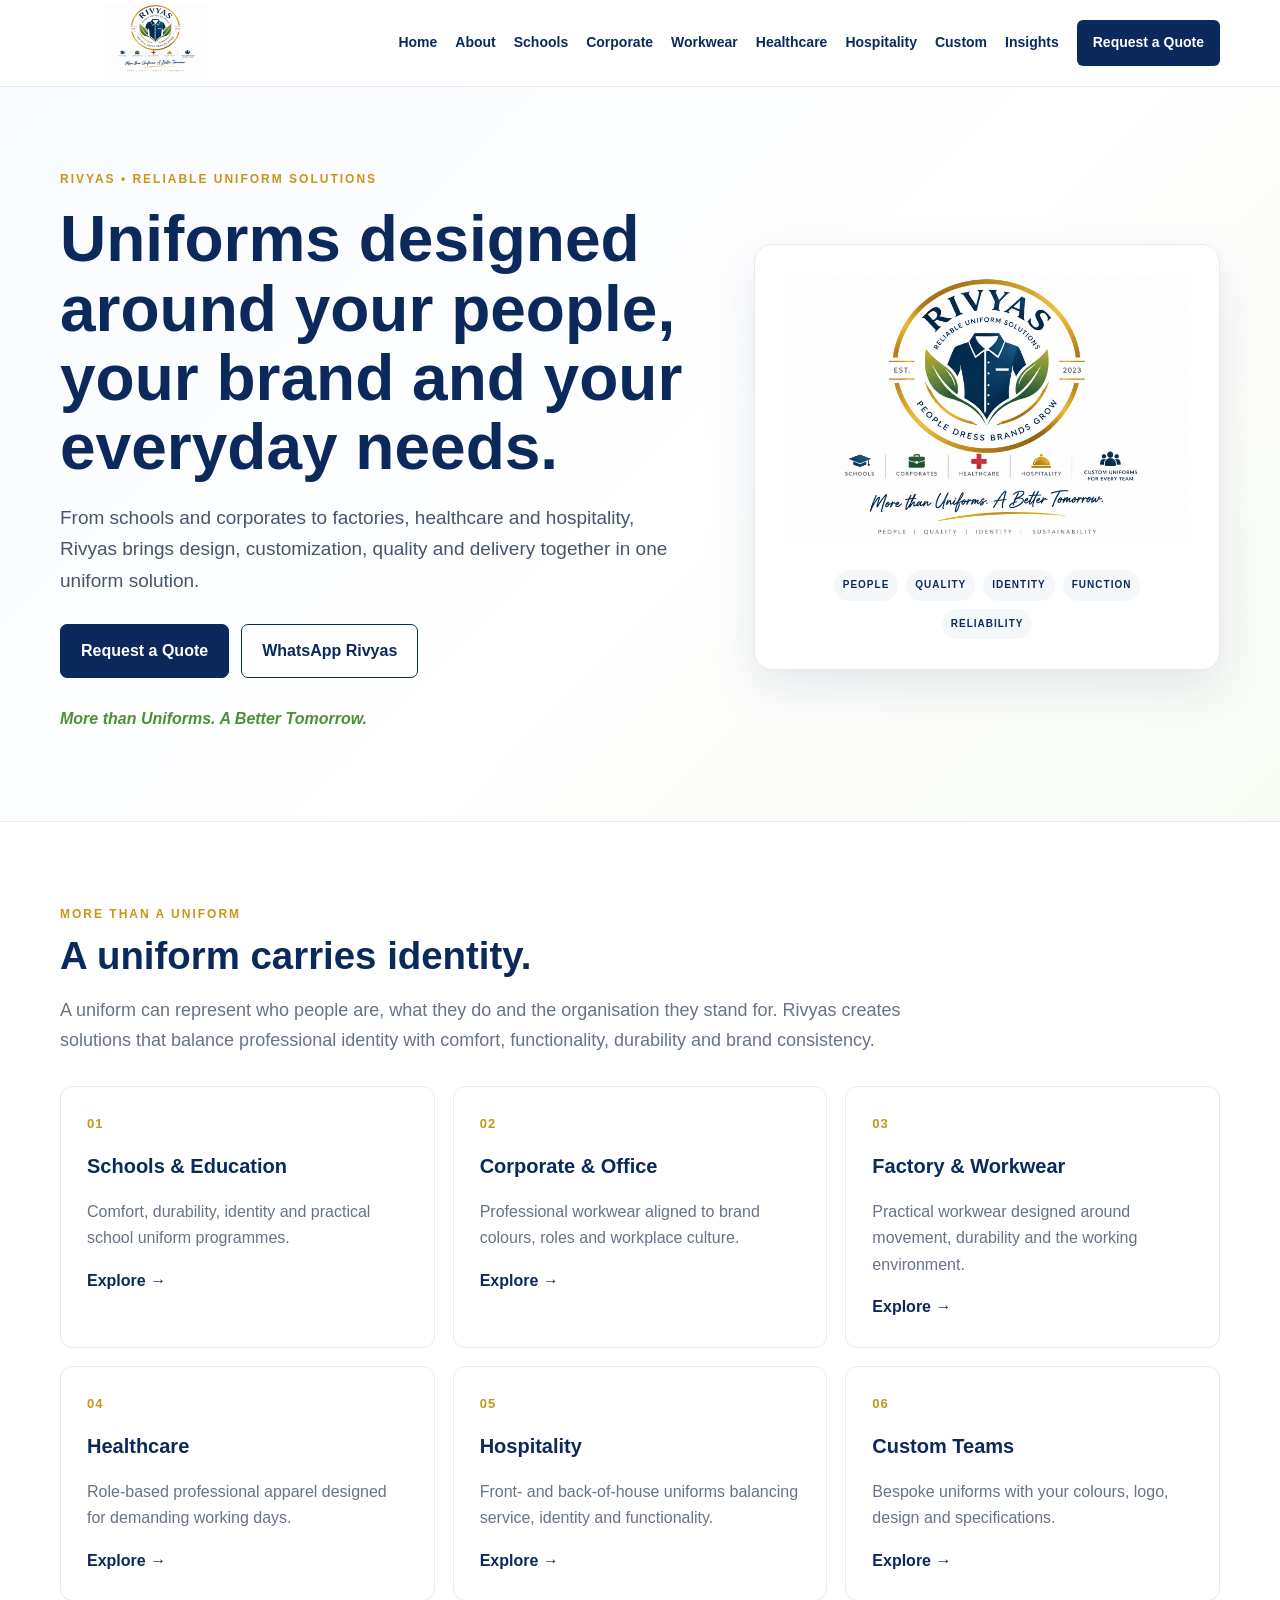
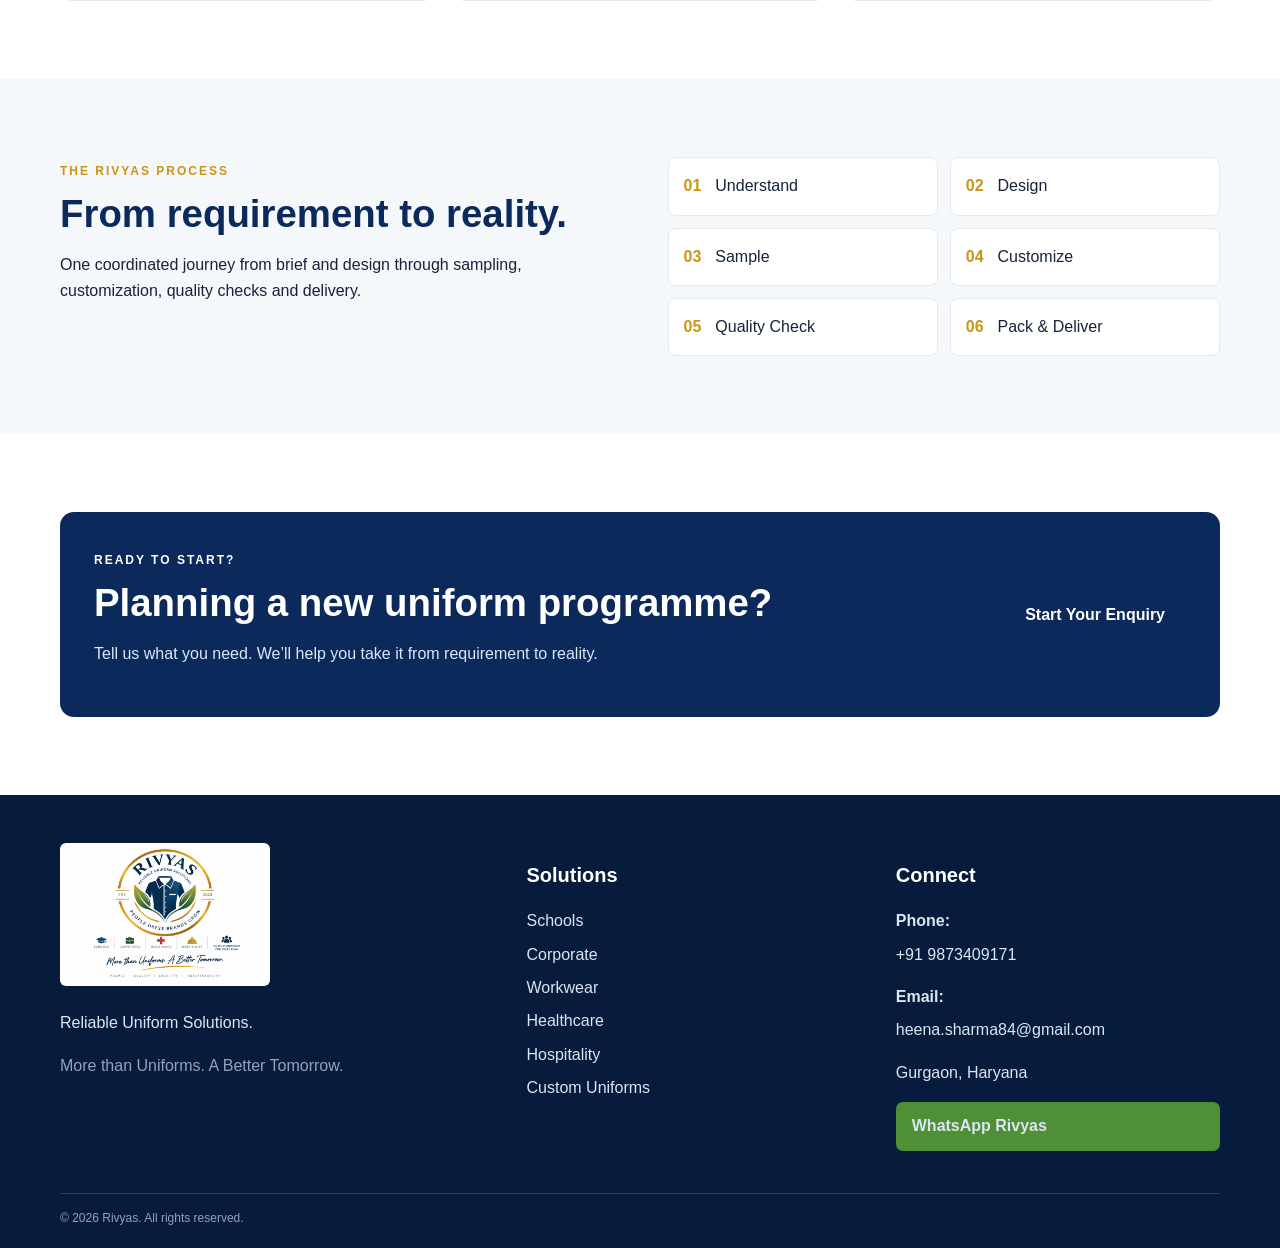
<file: index.html>
<!doctype html>
<html lang="en">
<head>
<meta charset="utf-8">
<meta name="viewport" content="width=device-width, initial-scale=1">
<meta name="theme-color" content="#0b2a5b">
<link rel="icon" href="assets/rivyas-logo.png">
<link rel="stylesheet" href="styles.css">

<title>Rivyas | Reliable Uniform Solutions</title>
<meta name="description" content="Uniform solutions for schools, corporates, factories, healthcare and hospitality. Customise, brand and manage uniforms with Rivyas.">
</head>
<body>

<header class="site-header">
  <div class="container nav-wrap">
    <a class="brand" href="index.html">
      <img src="assets/rivyas-logo.png" alt="Rivyas - Reliable Uniform Solutions">
    </a>
    <button class="menu-toggle" aria-label="Open menu">☰</button>
    <nav class="nav" aria-label="Main navigation">
      <a href="index.html">Home</a>
      <a href="about.html">About</a>
      <a href="school-uniforms.html">Schools</a>
      <a href="corporate-uniforms.html">Corporate</a>
      <a href="workwear.html">Workwear</a>
      <a href="healthcare.html">Healthcare</a>
      <a href="hospitality.html">Hospitality</a>
      <a href="custom-uniforms.html">Custom</a>
      <a href="insights.html">Insights</a>
      <a class="nav-cta" href="contact.html">Request a Quote</a>
    </nav>
  </div>
</header>

<main>

<section class="hero">
  <div class="container hero-grid">
    <div>
      <span class="eyebrow">RIVYAS • RELIABLE UNIFORM SOLUTIONS</span>
      <h1>Uniforms designed around your people, your brand and your everyday needs.</h1>
      <p class="lead">From schools and corporates to factories, healthcare and hospitality, Rivyas brings design, customization, quality and delivery together in one uniform solution.</p>
      <div class="actions">
        <a class="btn primary" href="contact.html">Request a Quote</a>
        <a class="btn secondary" href="https://wa.me/919873409171?text=Hi%20Rivyas%2C%20I%20am%20looking%20for%20uniform%20solutions.%20Please%20help%20me%20with%20my%20requirement." target="_blank" rel="noopener">WhatsApp Rivyas</a>
      </div>
      <p class="signature">More than Uniforms. A Better Tomorrow.</p>
    </div>
    <div class="hero-card">
      <img src="assets/rivyas-logo.png" alt="Rivyas logo">
      <div class="hero-values"><span>PEOPLE</span><span>QUALITY</span><span>IDENTITY</span><span>FUNCTION</span><span>RELIABILITY</span></div>
    </div>
  </div>
</section>

<section class="section">
<div class="container">
<span class="eyebrow">MORE THAN A UNIFORM</span>
<h2>A uniform carries identity.</h2>
<p class="section-intro">A uniform can represent who people are, what they do and the organisation they stand for. Rivyas creates solutions that balance professional identity with comfort, functionality, durability and brand consistency.</p>
<div class="cards">
<article class="card"><div class="icon">01</div><h3>Schools & Education</h3><p>Comfort, durability, identity and practical school uniform programmes.</p><a href="school-uniforms.html">Explore →</a></article><article class="card"><div class="icon">02</div><h3>Corporate & Office</h3><p>Professional workwear aligned to brand colours, roles and workplace culture.</p><a href="corporate-uniforms.html">Explore →</a></article><article class="card"><div class="icon">03</div><h3>Factory & Workwear</h3><p>Practical workwear designed around movement, durability and the working environment.</p><a href="workwear.html">Explore →</a></article><article class="card"><div class="icon">04</div><h3>Healthcare</h3><p>Role-based professional apparel designed for demanding working days.</p><a href="healthcare.html">Explore →</a></article><article class="card"><div class="icon">05</div><h3>Hospitality</h3><p>Front- and back-of-house uniforms balancing service, identity and functionality.</p><a href="hospitality.html">Explore →</a></article><article class="card"><div class="icon">06</div><h3>Custom Teams</h3><p>Bespoke uniforms with your colours, logo, design and specifications.</p><a href="custom-uniforms.html">Explore →</a></article>
</div></div></section>
<section class="section alt">
<div class="container two-col">
<div><span class="eyebrow">THE RIVYAS PROCESS</span><h2>From requirement to reality.</h2><p>One coordinated journey from brief and design through sampling, customization, quality checks and delivery.</p></div>
<div class="steps">
<div><b>01</b><span>Understand</span></div><div><b>02</b><span>Design</span></div><div><b>03</b><span>Sample</span></div><div><b>04</b><span>Customize</span></div><div><b>05</b><span>Quality Check</span></div><div><b>06</b><span>Pack & Deliver</span></div>
</div></div></section>
<section class="section">
<div class="container quote-banner"><div><span class="eyebrow">READY TO START?</span><h2>Planning a new uniform programme?</h2><p>Tell us what you need. We’ll help you take it from requirement to reality.</p></div><a class="btn primary" href="contact.html">Start Your Enquiry</a></div>
</section>

</main>

<footer class="footer">
  <div class="container footer-grid">
    <div>
      <img class="footer-logo" src="assets/rivyas-logo.png" alt="Rivyas">
      <p>Reliable Uniform Solutions.</p>
      <p class="muted">More than Uniforms. A Better Tomorrow.</p>
    </div>
    <div>
      <h3>Solutions</h3>
      <a href="school-uniforms.html">Schools</a>
      <a href="corporate-uniforms.html">Corporate</a>
      <a href="workwear.html">Workwear</a>
      <a href="healthcare.html">Healthcare</a>
      <a href="hospitality.html">Hospitality</a>
      <a href="custom-uniforms.html">Custom Uniforms</a>
    </div>
    <div>
      <h3>Connect</h3>
      <p><strong>Phone:</strong> <a href="tel:+919873409171">+91 9873409171</a></p>
      <p><strong>Email:</strong> <a href="mailto:heena.sharma84@gmail.com">heena.sharma84@gmail.com</a></p>
      <p>Gurgaon, Haryana</p>
      <a class="whatsapp" href="https://wa.me/919873409171?text=Hi%20Rivyas%2C%20I%20am%20looking%20for%20uniform%20solutions.%20Please%20help%20me%20with%20my%20requirement." target="_blank" rel="noopener">WhatsApp Rivyas</a>
    </div>
  </div>
  <div class="container copyright">© <span id="year"></span> Rivyas. All rights reserved.</div>
</footer>


<script>
document.addEventListener('DOMContentLoaded', () => {
  const toggle = document.querySelector('.menu-toggle');
  const nav = document.querySelector('.nav');
  if (toggle) toggle.addEventListener('click', () => nav.classList.toggle('open'));
  document.querySelectorAll('.nav a').forEach(a => a.addEventListener('click', () => nav.classList.remove('open')));
  const y = document.getElementById('year');
  if (y) y.textContent = new Date().getFullYear();
});
</script>

</body>
</html>
</file>
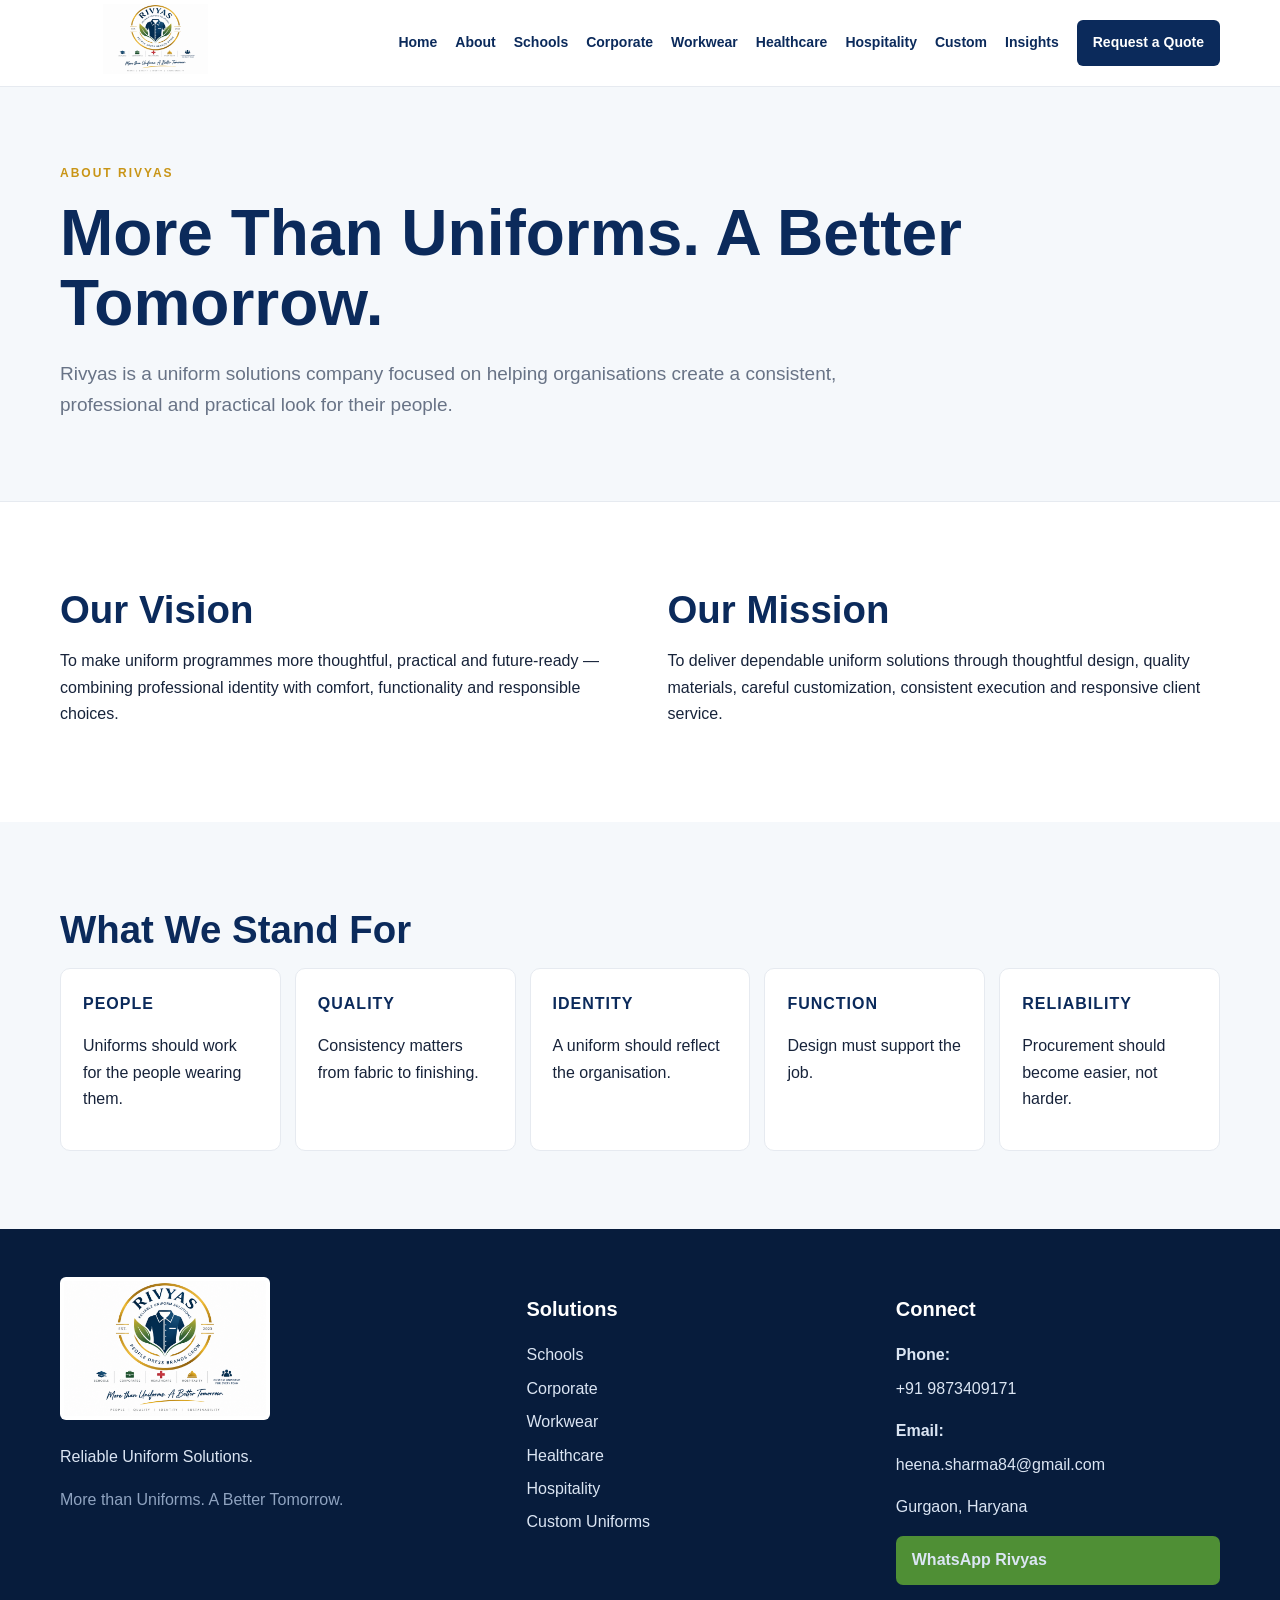
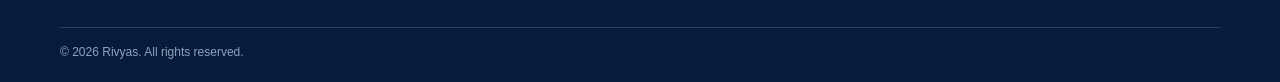
<file: about.html>
<!doctype html>
<html lang="en">
<head>
<meta charset="utf-8">
<meta name="viewport" content="width=device-width, initial-scale=1">
<meta name="theme-color" content="#0b2a5b">
<link rel="icon" href="assets/rivyas-logo.png">
<link rel="stylesheet" href="styles.css">

<title>About Rivyas | Reliable Uniform Solutions</title>
<meta name="description" content="Learn about Rivyas, its vision, mission and approach to reliable uniform solutions.">
</head>
<body>

<header class="site-header">
  <div class="container nav-wrap">
    <a class="brand" href="index.html">
      <img src="assets/rivyas-logo.png" alt="Rivyas - Reliable Uniform Solutions">
    </a>
    <button class="menu-toggle" aria-label="Open menu">☰</button>
    <nav class="nav" aria-label="Main navigation">
      <a href="index.html">Home</a>
      <a href="about.html">About</a>
      <a href="school-uniforms.html">Schools</a>
      <a href="corporate-uniforms.html">Corporate</a>
      <a href="workwear.html">Workwear</a>
      <a href="healthcare.html">Healthcare</a>
      <a href="hospitality.html">Hospitality</a>
      <a href="custom-uniforms.html">Custom</a>
      <a href="insights.html">Insights</a>
      <a class="nav-cta" href="contact.html">Request a Quote</a>
    </nav>
  </div>
</header>

<main>

<section class="page-hero"><div class="container"><span class="eyebrow">ABOUT RIVYAS</span><h1>More Than Uniforms. A Better Tomorrow.</h1><p>Rivyas is a uniform solutions company focused on helping organisations create a consistent, professional and practical look for their people.</p></div></section>
<section class="section"><div class="container two-col"><div><h2>Our Vision</h2><p>To make uniform programmes more thoughtful, practical and future-ready — combining professional identity with comfort, functionality and responsible choices.</p></div><div><h2>Our Mission</h2><p>To deliver dependable uniform solutions through thoughtful design, quality materials, careful customization, consistent execution and responsive client service.</p></div></div></section>
<section class="section alt"><div class="container"><h2>What We Stand For</h2><div class="values"><div><b>PEOPLE</b><p>Uniforms should work for the people wearing them.</p></div><div><b>QUALITY</b><p>Consistency matters from fabric to finishing.</p></div><div><b>IDENTITY</b><p>A uniform should reflect the organisation.</p></div><div><b>FUNCTION</b><p>Design must support the job.</p></div><div><b>RELIABILITY</b><p>Procurement should become easier, not harder.</p></div></div></div></section>

</main>

<footer class="footer">
  <div class="container footer-grid">
    <div>
      <img class="footer-logo" src="assets/rivyas-logo.png" alt="Rivyas">
      <p>Reliable Uniform Solutions.</p>
      <p class="muted">More than Uniforms. A Better Tomorrow.</p>
    </div>
    <div>
      <h3>Solutions</h3>
      <a href="school-uniforms.html">Schools</a>
      <a href="corporate-uniforms.html">Corporate</a>
      <a href="workwear.html">Workwear</a>
      <a href="healthcare.html">Healthcare</a>
      <a href="hospitality.html">Hospitality</a>
      <a href="custom-uniforms.html">Custom Uniforms</a>
    </div>
    <div>
      <h3>Connect</h3>
      <p><strong>Phone:</strong> <a href="tel:+919873409171">+91 9873409171</a></p>
      <p><strong>Email:</strong> <a href="mailto:heena.sharma84@gmail.com">heena.sharma84@gmail.com</a></p>
      <p>Gurgaon, Haryana</p>
      <a class="whatsapp" href="https://wa.me/919873409171?text=Hi%20Rivyas%2C%20I%20am%20looking%20for%20uniform%20solutions.%20Please%20help%20me%20with%20my%20requirement." target="_blank" rel="noopener">WhatsApp Rivyas</a>
    </div>
  </div>
  <div class="container copyright">© <span id="year"></span> Rivyas. All rights reserved.</div>
</footer>


<script>
document.addEventListener('DOMContentLoaded', () => {
  const toggle = document.querySelector('.menu-toggle');
  const nav = document.querySelector('.nav');
  if (toggle) toggle.addEventListener('click', () => nav.classList.toggle('open'));
  document.querySelectorAll('.nav a').forEach(a => a.addEventListener('click', () => nav.classList.remove('open')));
  const y = document.getElementById('year');
  if (y) y.textContent = new Date().getFullYear();
});
</script>

</body>
</html>
</file>
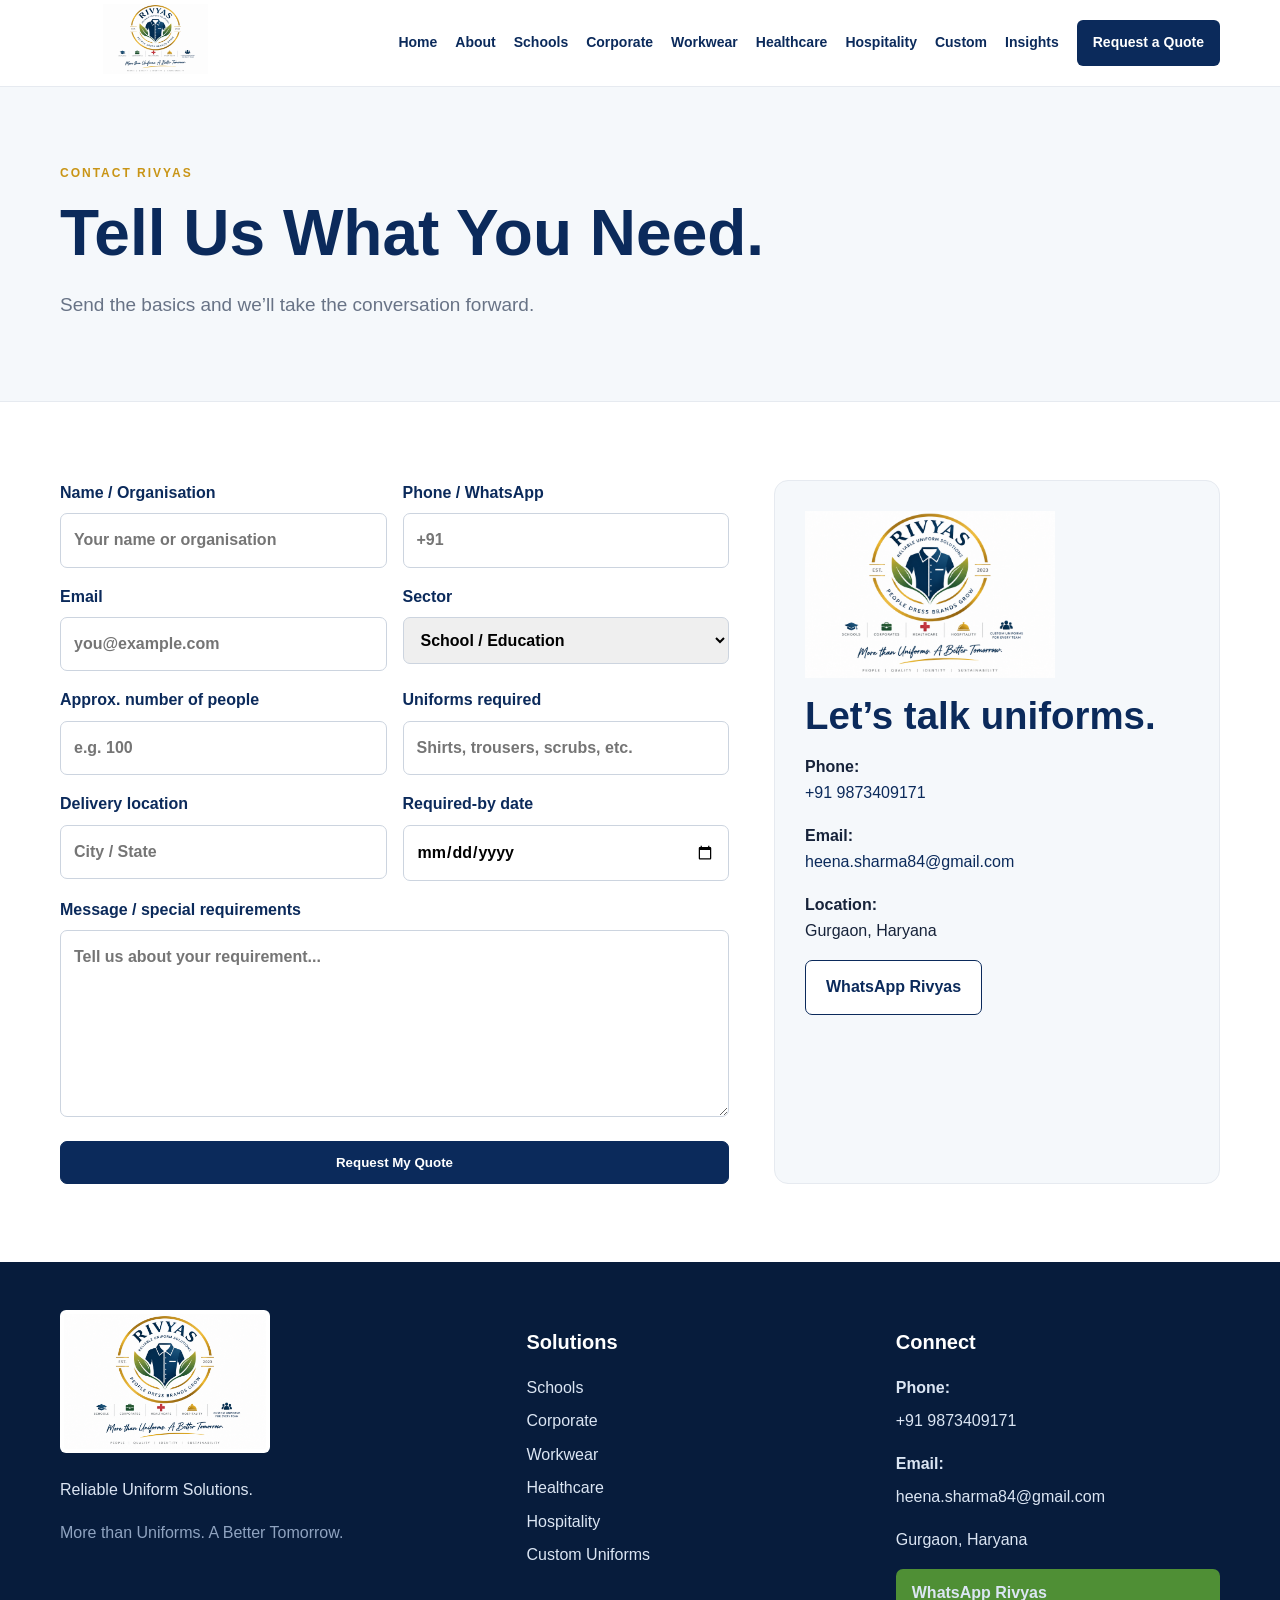
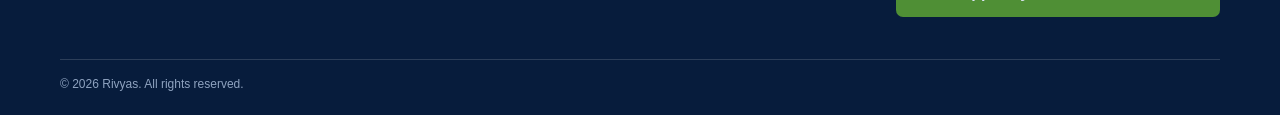
<file: contact.html>
<!doctype html>
<html lang="en">
<head>
<meta charset="utf-8">
<meta name="viewport" content="width=device-width, initial-scale=1">
<meta name="theme-color" content="#0b2a5b">
<link rel="icon" href="assets/rivyas-logo.png">
<link rel="stylesheet" href="styles.css">

<title>Request a Uniform Quote | Rivyas</title>
<meta name="description" content="Tell Rivyas about your uniform requirement and request a customised quotation.">
</head>
<body>

<header class="site-header">
  <div class="container nav-wrap">
    <a class="brand" href="index.html">
      <img src="assets/rivyas-logo.png" alt="Rivyas - Reliable Uniform Solutions">
    </a>
    <button class="menu-toggle" aria-label="Open menu">☰</button>
    <nav class="nav" aria-label="Main navigation">
      <a href="index.html">Home</a>
      <a href="about.html">About</a>
      <a href="school-uniforms.html">Schools</a>
      <a href="corporate-uniforms.html">Corporate</a>
      <a href="workwear.html">Workwear</a>
      <a href="healthcare.html">Healthcare</a>
      <a href="hospitality.html">Hospitality</a>
      <a href="custom-uniforms.html">Custom</a>
      <a href="insights.html">Insights</a>
      <a class="nav-cta" href="contact.html">Request a Quote</a>
    </nav>
  </div>
</header>

<main>

<section class="page-hero"><div class="container"><span class="eyebrow">CONTACT RIVYAS</span><h1>Tell Us What You Need.</h1><p>Send the basics and we’ll take the conversation forward.</p></div></section>
<section class="section"><div class="container contact-grid">
<form class="rfq" action="https://formsubmit.co/heena.sharma84@gmail.com" method="POST">
<input type="hidden" name="_subject" value="New Rivyas Website Enquiry">
<input type="hidden" name="_captcha" value="false">
<input type="hidden" name="_next" value="https://marc956.github.io/Rivyas-Website/thank-you.html">
<label>Name / Organisation<input required name="name" placeholder="Your name or organisation"></label>
<label>Phone / WhatsApp<input required name="phone" placeholder="+91"></label>
<label>Email<input type="email" name="email" placeholder="you@example.com"></label>
<label>Sector<select name="sector"><option>School / Education</option><option>Corporate</option><option>Factory / Workwear</option><option>Healthcare</option><option>Hospitality</option><option>Custom Team</option></select></label>
<label>Approx. number of people<input name="quantity" placeholder="e.g. 100"></label>
<label>Uniforms required<input name="uniforms" placeholder="Shirts, trousers, scrubs, etc."></label>
<label>Delivery location<input name="location" placeholder="City / State"></label>
<label>Required-by date<input type="date" name="date"></label>
<label class="full">Message / special requirements<textarea name="message" rows="6" placeholder="Tell us about your requirement..."></textarea></label>
<button class="btn primary full" type="submit">Request My Quote</button>
</form>
<div class="contact-card"><img src="assets/rivyas-logo.png" alt="Rivyas"><h2>Let’s talk uniforms.</h2><p><strong>Phone:</strong><br><a href="tel:+919873409171">+91 9873409171</a></p><p><strong>Email:</strong><br><a href="mailto:heena.sharma84@gmail.com">heena.sharma84@gmail.com</a></p><p><strong>Location:</strong><br>Gurgaon, Haryana</p><a class="btn secondary" href="https://wa.me/919873409171?text=Hi%20Rivyas%2C%20I%20am%20looking%20for%20uniform%20solutions.%20Please%20help%20me%20with%20my%20requirement." target="_blank" rel="noopener">WhatsApp Rivyas</a></div>
</div></section>

</main>

<footer class="footer">
  <div class="container footer-grid">
    <div>
      <img class="footer-logo" src="assets/rivyas-logo.png" alt="Rivyas">
      <p>Reliable Uniform Solutions.</p>
      <p class="muted">More than Uniforms. A Better Tomorrow.</p>
    </div>
    <div>
      <h3>Solutions</h3>
      <a href="school-uniforms.html">Schools</a>
      <a href="corporate-uniforms.html">Corporate</a>
      <a href="workwear.html">Workwear</a>
      <a href="healthcare.html">Healthcare</a>
      <a href="hospitality.html">Hospitality</a>
      <a href="custom-uniforms.html">Custom Uniforms</a>
    </div>
    <div>
      <h3>Connect</h3>
      <p><strong>Phone:</strong> <a href="tel:+919873409171">+91 9873409171</a></p>
      <p><strong>Email:</strong> <a href="mailto:heena.sharma84@gmail.com">heena.sharma84@gmail.com</a></p>
      <p>Gurgaon, Haryana</p>
      <a class="whatsapp" href="https://wa.me/919873409171?text=Hi%20Rivyas%2C%20I%20am%20looking%20for%20uniform%20solutions.%20Please%20help%20me%20with%20my%20requirement." target="_blank" rel="noopener">WhatsApp Rivyas</a>
    </div>
  </div>
  <div class="container copyright">© <span id="year"></span> Rivyas. All rights reserved.</div>
</footer>


<script>
document.addEventListener('DOMContentLoaded', () => {
  const toggle = document.querySelector('.menu-toggle');
  const nav = document.querySelector('.nav');
  if (toggle) toggle.addEventListener('click', () => nav.classList.toggle('open'));
  document.querySelectorAll('.nav a').forEach(a => a.addEventListener('click', () => nav.classList.remove('open')));
  const y = document.getElementById('year');
  if (y) y.textContent = new Date().getFullYear();
});
</script>

</body>
</html>
</file>
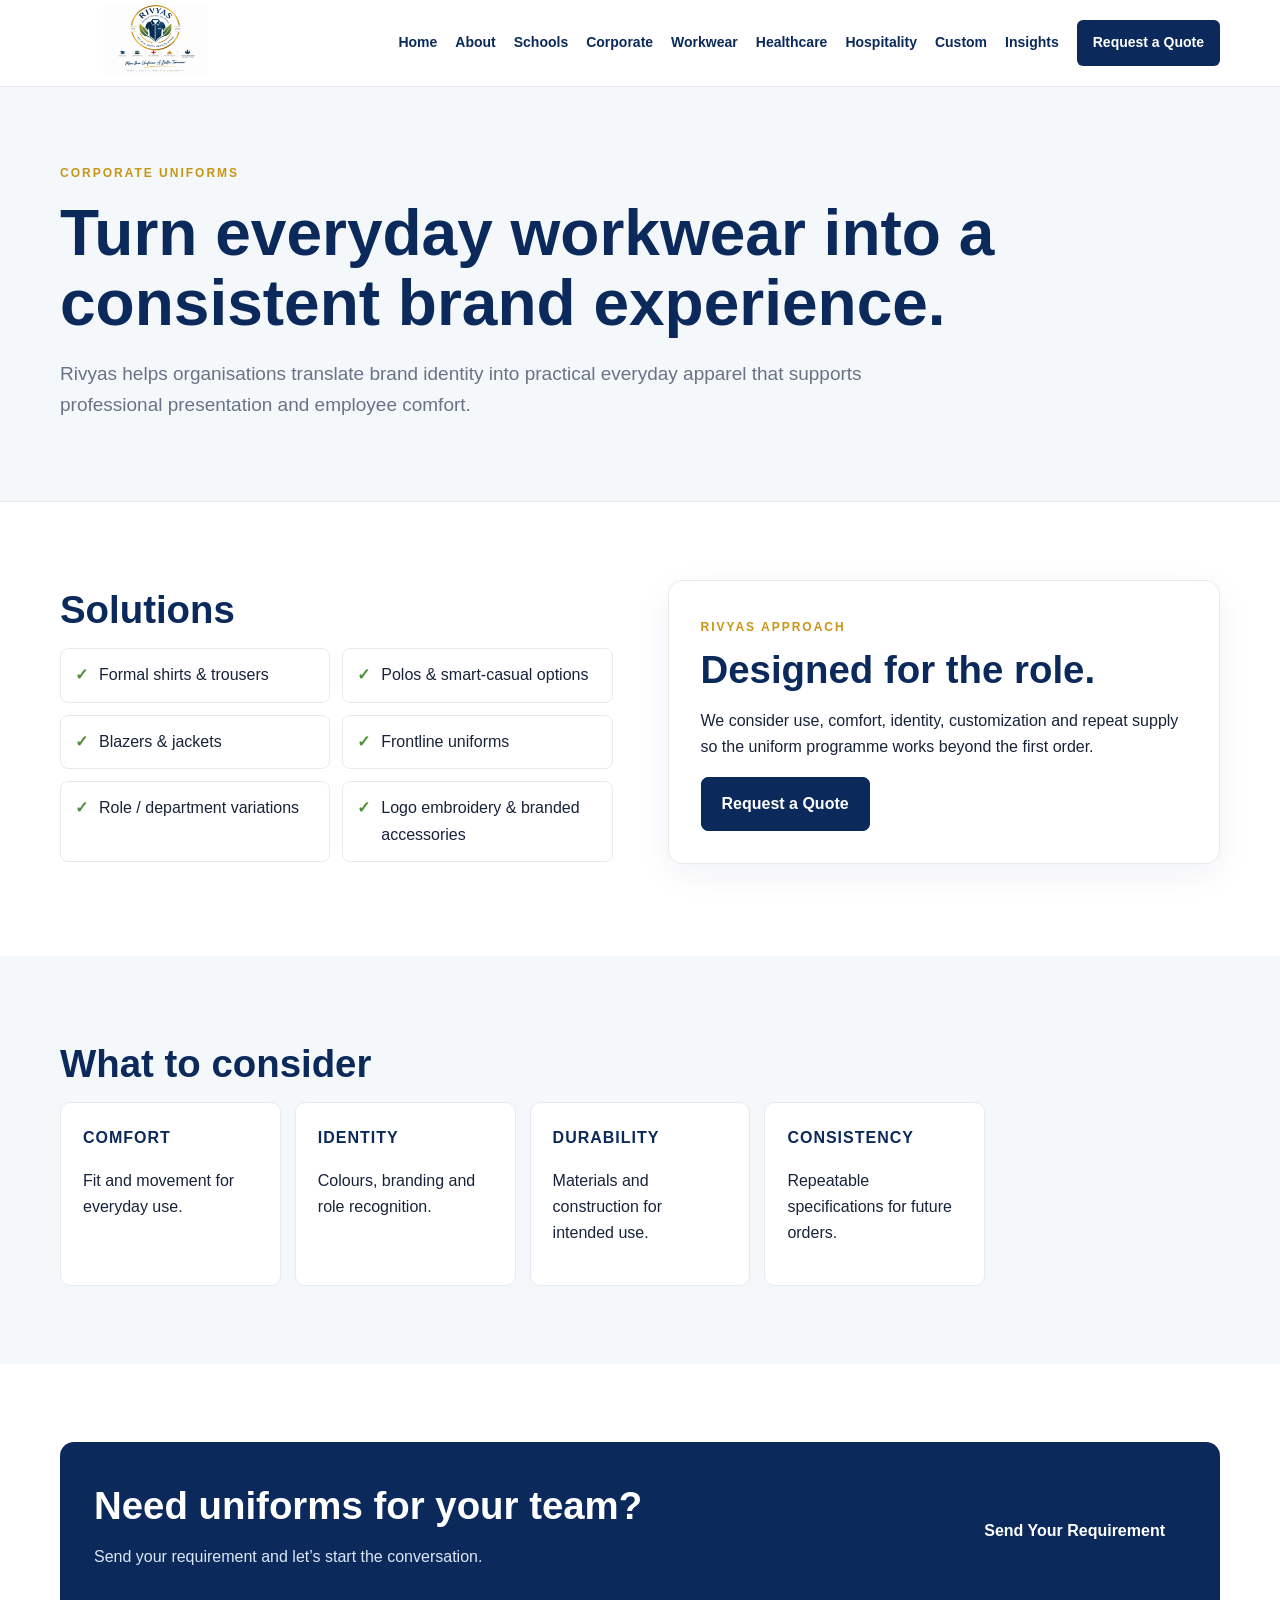
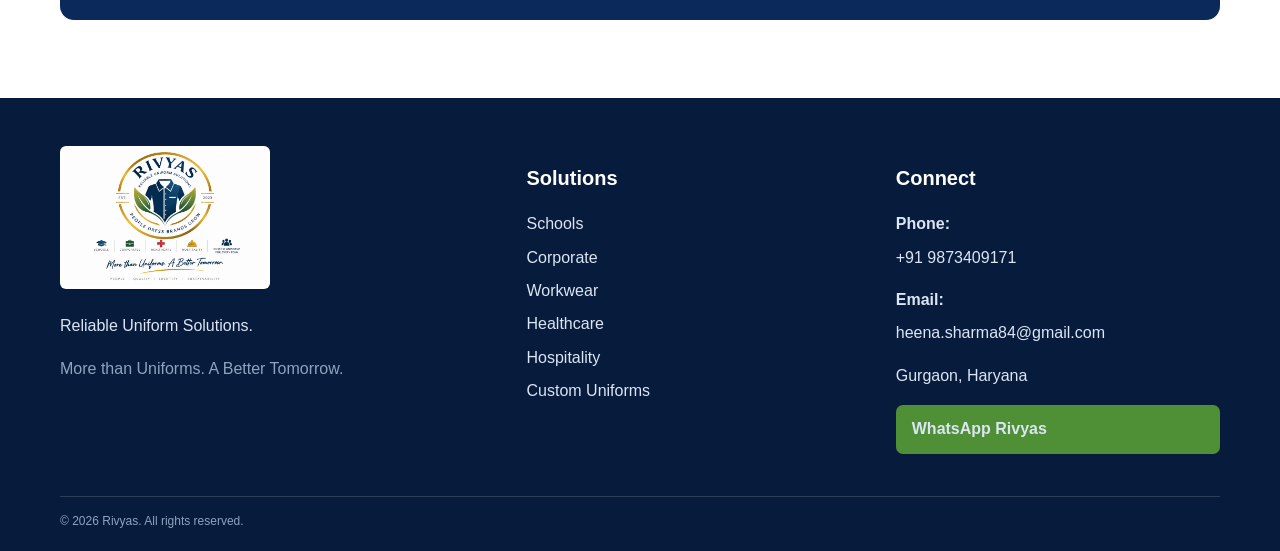
<file: corporate-uniforms.html>
<!doctype html>
<html lang="en">
<head>
<meta charset="utf-8">
<meta name="viewport" content="width=device-width, initial-scale=1">
<meta name="theme-color" content="#0b2a5b">
<link rel="icon" href="assets/rivyas-logo.png">
<link rel="stylesheet" href="styles.css">

<title>Corporate Uniforms | Rivyas</title>
<meta name="description" content="Reliable uniform solutions for your organisation from Rivyas.">
</head>
<body>

<header class="site-header">
  <div class="container nav-wrap">
    <a class="brand" href="index.html">
      <img src="assets/rivyas-logo.png" alt="Rivyas - Reliable Uniform Solutions">
    </a>
    <button class="menu-toggle" aria-label="Open menu">☰</button>
    <nav class="nav" aria-label="Main navigation">
      <a href="index.html">Home</a>
      <a href="about.html">About</a>
      <a href="school-uniforms.html">Schools</a>
      <a href="corporate-uniforms.html">Corporate</a>
      <a href="workwear.html">Workwear</a>
      <a href="healthcare.html">Healthcare</a>
      <a href="hospitality.html">Hospitality</a>
      <a href="custom-uniforms.html">Custom</a>
      <a href="insights.html">Insights</a>
      <a class="nav-cta" href="contact.html">Request a Quote</a>
    </nav>
  </div>
</header>

<main>

<section class="page-hero"><div class="container"><span class="eyebrow">CORPORATE UNIFORMS</span><h1>Turn everyday workwear into a consistent brand experience.</h1><p>Rivyas helps organisations translate brand identity into practical everyday apparel that supports professional presentation and employee comfort.</p></div></section>
<section class="section"><div class="container two-col"><div><h2>Solutions</h2><ul class="check-list"><li>Formal shirts & trousers</li><li>Polos & smart-casual options</li><li>Blazers & jackets</li><li>Frontline uniforms</li><li>Role / department variations</li><li>Logo embroidery & branded accessories</li></ul></div><div class="feature-box"><span class="eyebrow">RIVYAS APPROACH</span><h2>Designed for the role.</h2><p>We consider use, comfort, identity, customization and repeat supply so the uniform programme works beyond the first order.</p><a class="btn primary" href="contact.html">Request a Quote</a></div></div></section>
<section class="section alt"><div class="container"><h2>What to consider</h2><div class="values"><div><b>COMFORT</b><p>Fit and movement for everyday use.</p></div><div><b>IDENTITY</b><p>Colours, branding and role recognition.</p></div><div><b>DURABILITY</b><p>Materials and construction for intended use.</p></div><div><b>CONSISTENCY</b><p>Repeatable specifications for future orders.</p></div></div></div></section>
<section class="section"><div class="container quote-banner"><div><h2>Need uniforms for your team?</h2><p>Send your requirement and let’s start the conversation.</p></div><a class="btn primary" href="contact.html">Send Your Requirement</a></div></section>

</main>

<footer class="footer">
  <div class="container footer-grid">
    <div>
      <img class="footer-logo" src="assets/rivyas-logo.png" alt="Rivyas">
      <p>Reliable Uniform Solutions.</p>
      <p class="muted">More than Uniforms. A Better Tomorrow.</p>
    </div>
    <div>
      <h3>Solutions</h3>
      <a href="school-uniforms.html">Schools</a>
      <a href="corporate-uniforms.html">Corporate</a>
      <a href="workwear.html">Workwear</a>
      <a href="healthcare.html">Healthcare</a>
      <a href="hospitality.html">Hospitality</a>
      <a href="custom-uniforms.html">Custom Uniforms</a>
    </div>
    <div>
      <h3>Connect</h3>
      <p><strong>Phone:</strong> <a href="tel:+919873409171">+91 9873409171</a></p>
      <p><strong>Email:</strong> <a href="mailto:heena.sharma84@gmail.com">heena.sharma84@gmail.com</a></p>
      <p>Gurgaon, Haryana</p>
      <a class="whatsapp" href="https://wa.me/919873409171?text=Hi%20Rivyas%2C%20I%20am%20looking%20for%20uniform%20solutions.%20Please%20help%20me%20with%20my%20requirement." target="_blank" rel="noopener">WhatsApp Rivyas</a>
    </div>
  </div>
  <div class="container copyright">© <span id="year"></span> Rivyas. All rights reserved.</div>
</footer>


<script>
document.addEventListener('DOMContentLoaded', () => {
  const toggle = document.querySelector('.menu-toggle');
  const nav = document.querySelector('.nav');
  if (toggle) toggle.addEventListener('click', () => nav.classList.toggle('open'));
  document.querySelectorAll('.nav a').forEach(a => a.addEventListener('click', () => nav.classList.remove('open')));
  const y = document.getElementById('year');
  if (y) y.textContent = new Date().getFullYear();
});
</script>

</body>
</html>
</file>
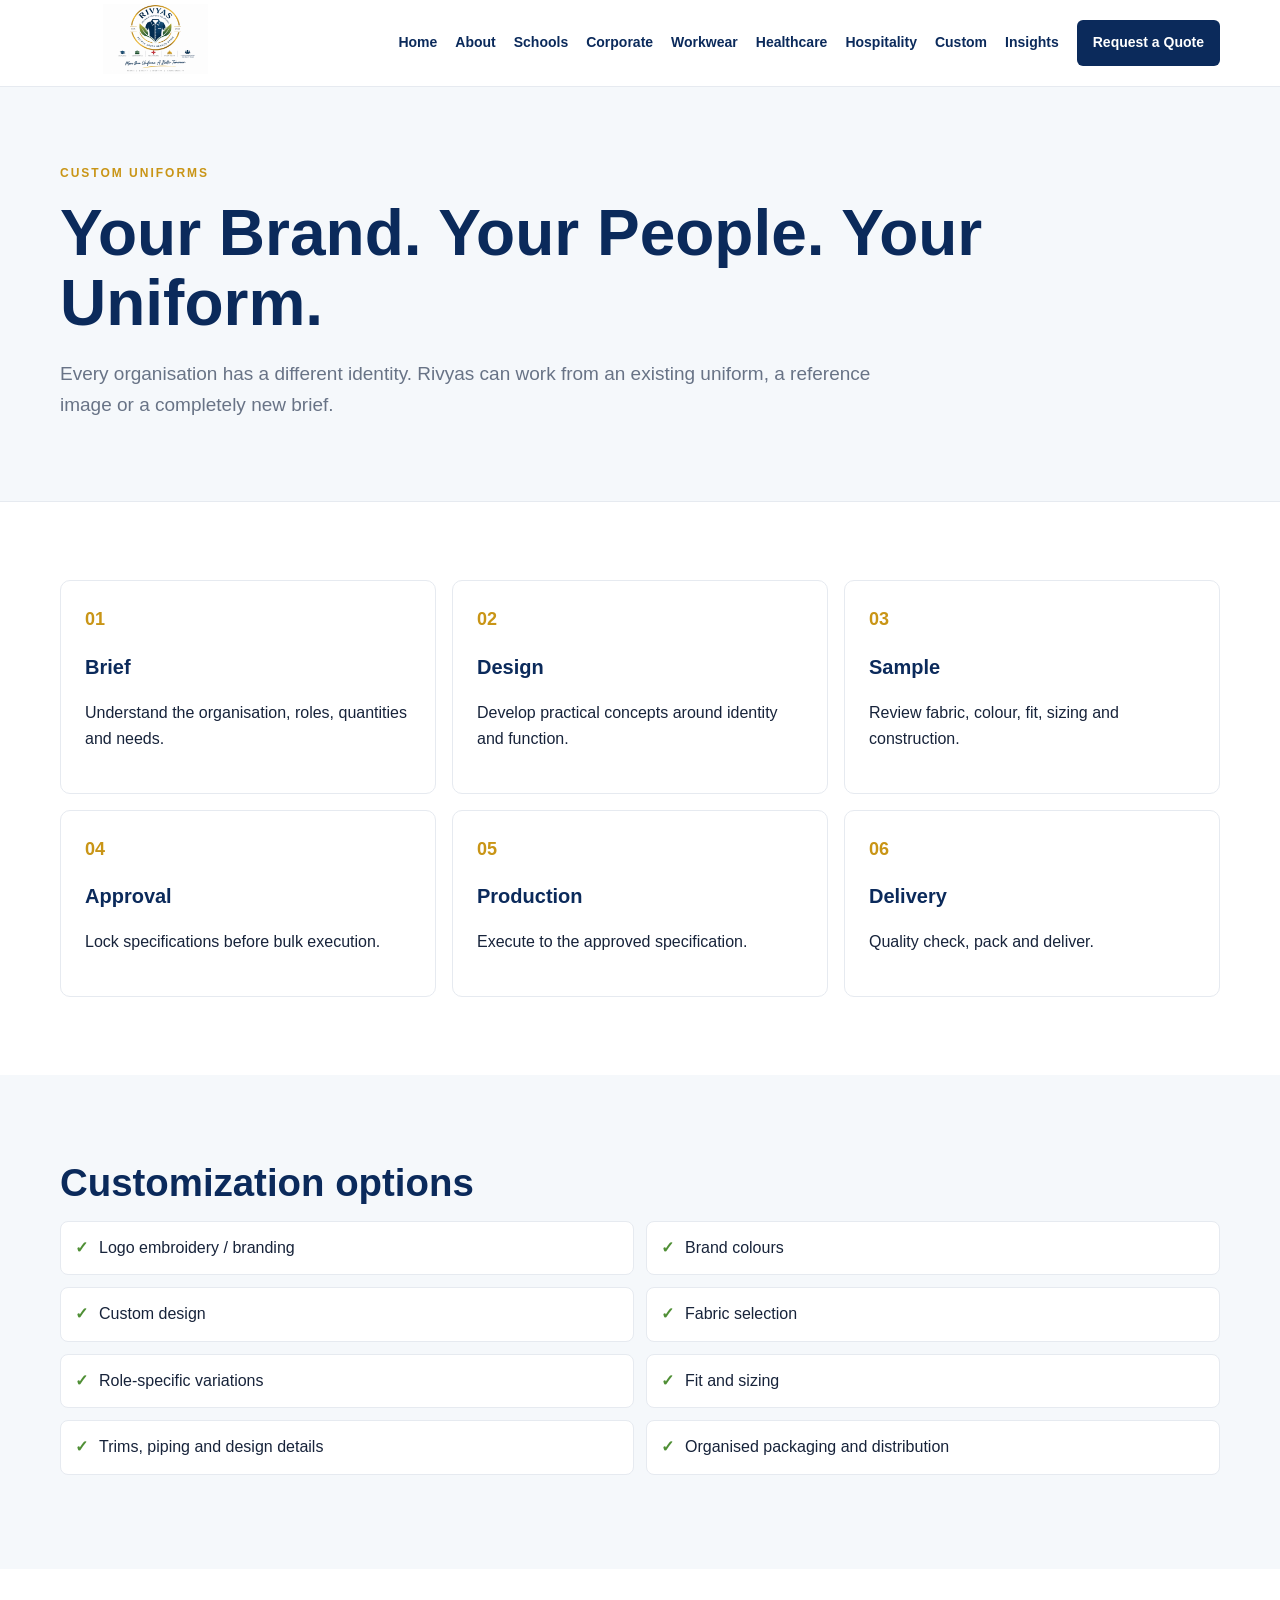
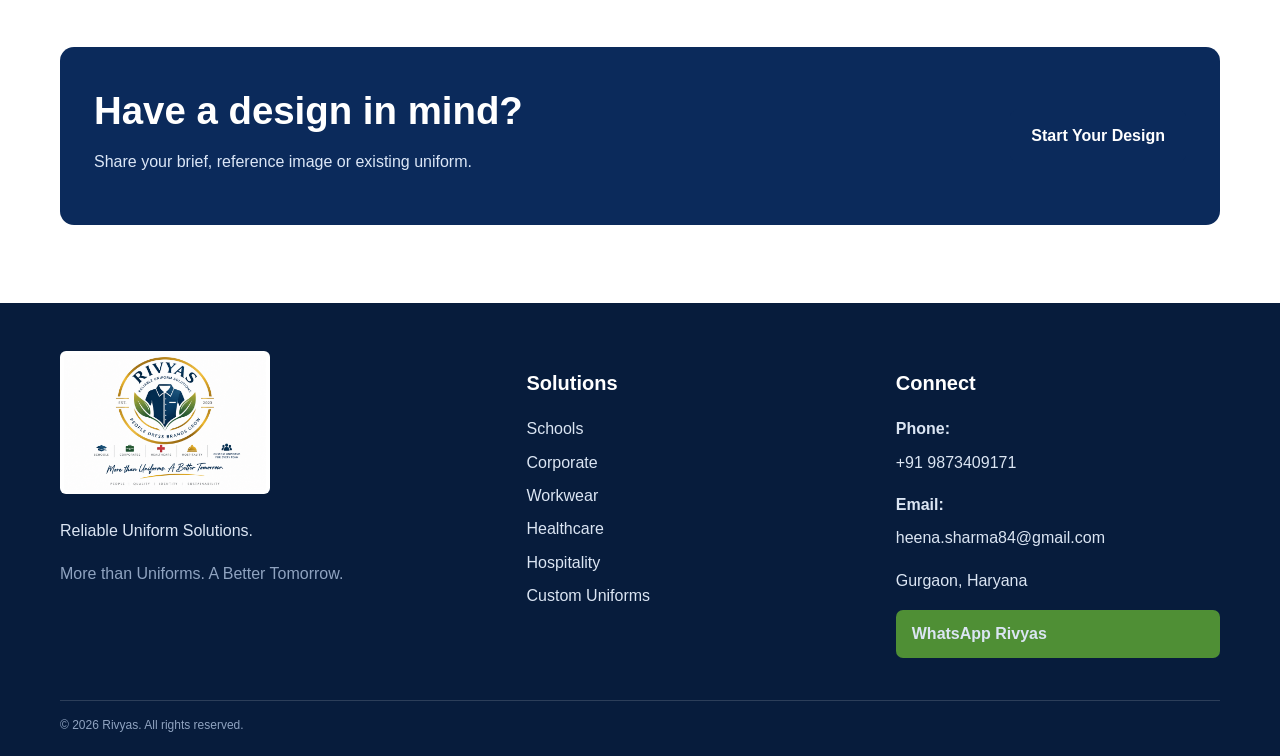
<file: custom-uniforms.html>
<!doctype html>
<html lang="en">
<head>
<meta charset="utf-8">
<meta name="viewport" content="width=device-width, initial-scale=1">
<meta name="theme-color" content="#0b2a5b">
<link rel="icon" href="assets/rivyas-logo.png">
<link rel="stylesheet" href="styles.css">

<title>Custom Uniforms | Rivyas</title>
<meta name="description" content="Custom uniforms designed around your brand, people, roles, fit and workplace requirements.">
</head>
<body>

<header class="site-header">
  <div class="container nav-wrap">
    <a class="brand" href="index.html">
      <img src="assets/rivyas-logo.png" alt="Rivyas - Reliable Uniform Solutions">
    </a>
    <button class="menu-toggle" aria-label="Open menu">☰</button>
    <nav class="nav" aria-label="Main navigation">
      <a href="index.html">Home</a>
      <a href="about.html">About</a>
      <a href="school-uniforms.html">Schools</a>
      <a href="corporate-uniforms.html">Corporate</a>
      <a href="workwear.html">Workwear</a>
      <a href="healthcare.html">Healthcare</a>
      <a href="hospitality.html">Hospitality</a>
      <a href="custom-uniforms.html">Custom</a>
      <a href="insights.html">Insights</a>
      <a class="nav-cta" href="contact.html">Request a Quote</a>
    </nav>
  </div>
</header>

<main>

<section class="page-hero"><div class="container"><span class="eyebrow">CUSTOM UNIFORMS</span><h1>Your Brand. Your People. Your Uniform.</h1><p>Every organisation has a different identity. Rivyas can work from an existing uniform, a reference image or a completely new brief.</p></div></section>
<section class="section"><div class="container"><div class="process-large"><div><b>01</b><h3>Brief</h3><p>Understand the organisation, roles, quantities and needs.</p></div><div><b>02</b><h3>Design</h3><p>Develop practical concepts around identity and function.</p></div><div><b>03</b><h3>Sample</h3><p>Review fabric, colour, fit, sizing and construction.</p></div><div><b>04</b><h3>Approval</h3><p>Lock specifications before bulk execution.</p></div><div><b>05</b><h3>Production</h3><p>Execute to the approved specification.</p></div><div><b>06</b><h3>Delivery</h3><p>Quality check, pack and deliver.</p></div></div></div></section>
<section class="section alt"><div class="container"><h2>Customization options</h2><ul class="check-list"><li>Logo embroidery / branding</li><li>Brand colours</li><li>Custom design</li><li>Fabric selection</li><li>Role-specific variations</li><li>Fit and sizing</li><li>Trims, piping and design details</li><li>Organised packaging and distribution</li></ul></div></section>
<section class="section"><div class="container quote-banner"><div><h2>Have a design in mind?</h2><p>Share your brief, reference image or existing uniform.</p></div><a class="btn primary" href="contact.html">Start Your Design</a></div></section>

</main>

<footer class="footer">
  <div class="container footer-grid">
    <div>
      <img class="footer-logo" src="assets/rivyas-logo.png" alt="Rivyas">
      <p>Reliable Uniform Solutions.</p>
      <p class="muted">More than Uniforms. A Better Tomorrow.</p>
    </div>
    <div>
      <h3>Solutions</h3>
      <a href="school-uniforms.html">Schools</a>
      <a href="corporate-uniforms.html">Corporate</a>
      <a href="workwear.html">Workwear</a>
      <a href="healthcare.html">Healthcare</a>
      <a href="hospitality.html">Hospitality</a>
      <a href="custom-uniforms.html">Custom Uniforms</a>
    </div>
    <div>
      <h3>Connect</h3>
      <p><strong>Phone:</strong> <a href="tel:+919873409171">+91 9873409171</a></p>
      <p><strong>Email:</strong> <a href="mailto:heena.sharma84@gmail.com">heena.sharma84@gmail.com</a></p>
      <p>Gurgaon, Haryana</p>
      <a class="whatsapp" href="https://wa.me/919873409171?text=Hi%20Rivyas%2C%20I%20am%20looking%20for%20uniform%20solutions.%20Please%20help%20me%20with%20my%20requirement." target="_blank" rel="noopener">WhatsApp Rivyas</a>
    </div>
  </div>
  <div class="container copyright">© <span id="year"></span> Rivyas. All rights reserved.</div>
</footer>


<script>
document.addEventListener('DOMContentLoaded', () => {
  const toggle = document.querySelector('.menu-toggle');
  const nav = document.querySelector('.nav');
  if (toggle) toggle.addEventListener('click', () => nav.classList.toggle('open'));
  document.querySelectorAll('.nav a').forEach(a => a.addEventListener('click', () => nav.classList.remove('open')));
  const y = document.getElementById('year');
  if (y) y.textContent = new Date().getFullYear();
});
</script>

</body>
</html>
</file>
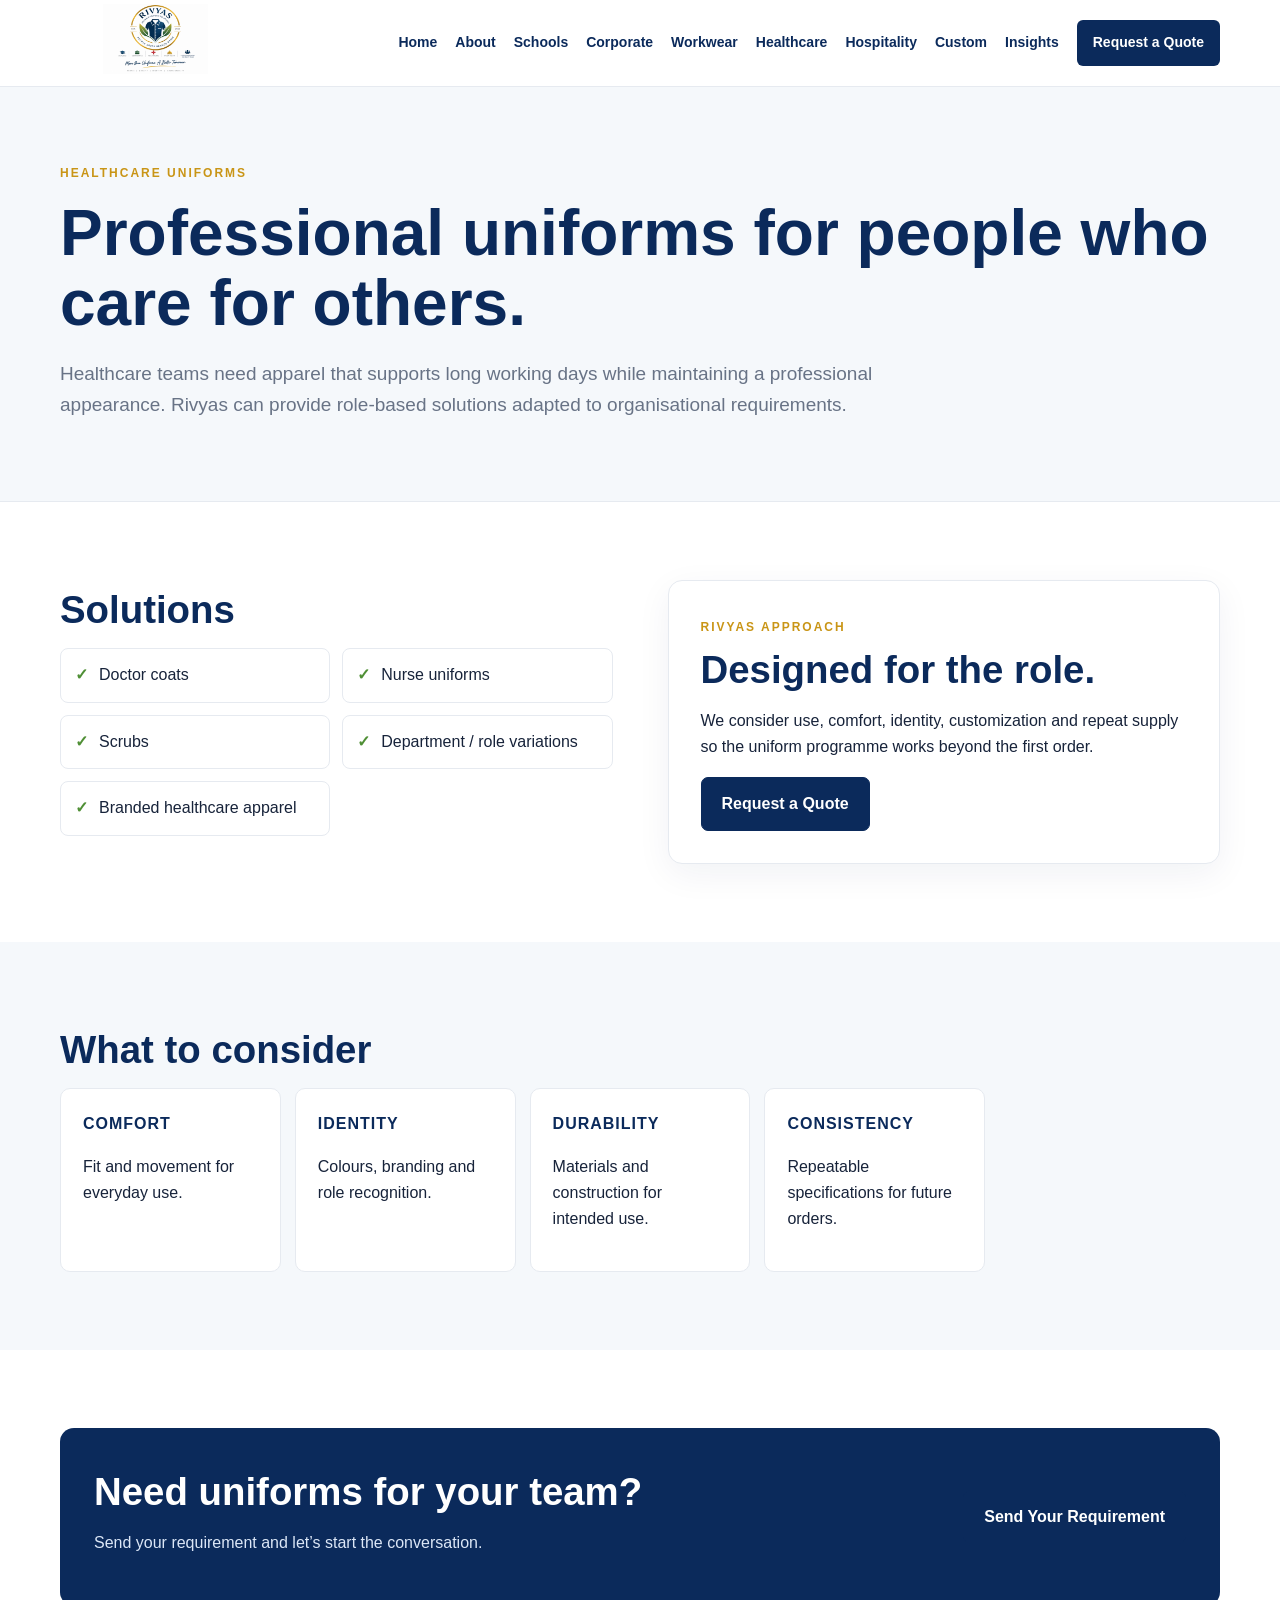
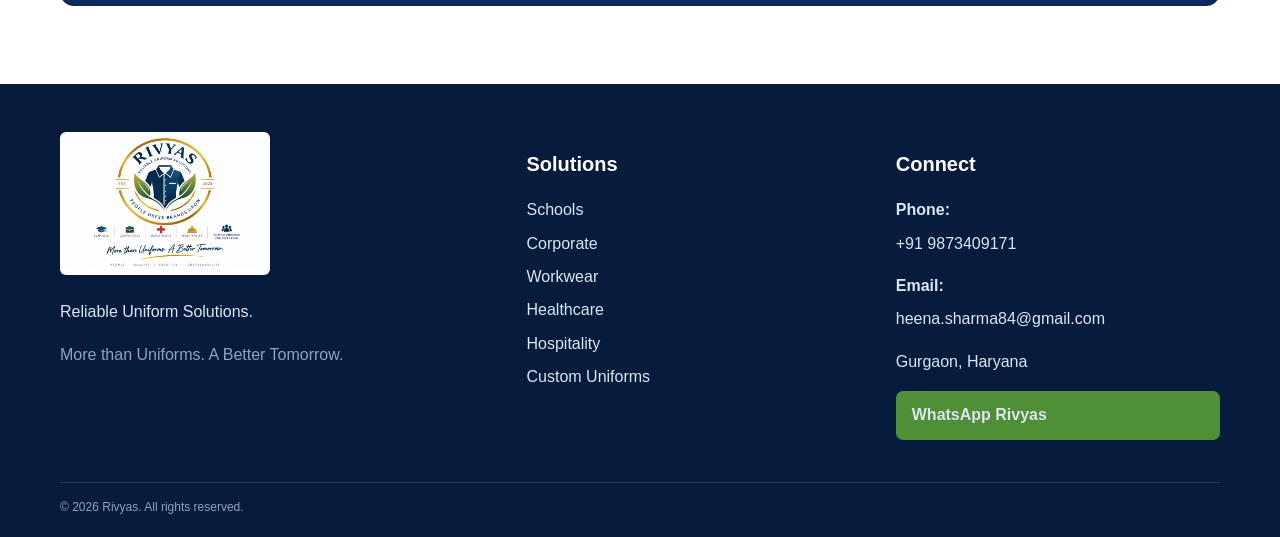
<file: healthcare.html>
<!doctype html>
<html lang="en">
<head>
<meta charset="utf-8">
<meta name="viewport" content="width=device-width, initial-scale=1">
<meta name="theme-color" content="#0b2a5b">
<link rel="icon" href="assets/rivyas-logo.png">
<link rel="stylesheet" href="styles.css">

<title>Healthcare | Rivyas</title>
<meta name="description" content="Reliable uniform solutions for your organisation from Rivyas.">
</head>
<body>

<header class="site-header">
  <div class="container nav-wrap">
    <a class="brand" href="index.html">
      <img src="assets/rivyas-logo.png" alt="Rivyas - Reliable Uniform Solutions">
    </a>
    <button class="menu-toggle" aria-label="Open menu">☰</button>
    <nav class="nav" aria-label="Main navigation">
      <a href="index.html">Home</a>
      <a href="about.html">About</a>
      <a href="school-uniforms.html">Schools</a>
      <a href="corporate-uniforms.html">Corporate</a>
      <a href="workwear.html">Workwear</a>
      <a href="healthcare.html">Healthcare</a>
      <a href="hospitality.html">Hospitality</a>
      <a href="custom-uniforms.html">Custom</a>
      <a href="insights.html">Insights</a>
      <a class="nav-cta" href="contact.html">Request a Quote</a>
    </nav>
  </div>
</header>

<main>

<section class="page-hero"><div class="container"><span class="eyebrow">HEALTHCARE UNIFORMS</span><h1>Professional uniforms for people who care for others.</h1><p>Healthcare teams need apparel that supports long working days while maintaining a professional appearance. Rivyas can provide role-based solutions adapted to organisational requirements.</p></div></section>
<section class="section"><div class="container two-col"><div><h2>Solutions</h2><ul class="check-list"><li>Doctor coats</li><li>Nurse uniforms</li><li>Scrubs</li><li>Department / role variations</li><li>Branded healthcare apparel</li></ul></div><div class="feature-box"><span class="eyebrow">RIVYAS APPROACH</span><h2>Designed for the role.</h2><p>We consider use, comfort, identity, customization and repeat supply so the uniform programme works beyond the first order.</p><a class="btn primary" href="contact.html">Request a Quote</a></div></div></section>
<section class="section alt"><div class="container"><h2>What to consider</h2><div class="values"><div><b>COMFORT</b><p>Fit and movement for everyday use.</p></div><div><b>IDENTITY</b><p>Colours, branding and role recognition.</p></div><div><b>DURABILITY</b><p>Materials and construction for intended use.</p></div><div><b>CONSISTENCY</b><p>Repeatable specifications for future orders.</p></div></div></div></section>
<section class="section"><div class="container quote-banner"><div><h2>Need uniforms for your team?</h2><p>Send your requirement and let’s start the conversation.</p></div><a class="btn primary" href="contact.html">Send Your Requirement</a></div></section>

</main>

<footer class="footer">
  <div class="container footer-grid">
    <div>
      <img class="footer-logo" src="assets/rivyas-logo.png" alt="Rivyas">
      <p>Reliable Uniform Solutions.</p>
      <p class="muted">More than Uniforms. A Better Tomorrow.</p>
    </div>
    <div>
      <h3>Solutions</h3>
      <a href="school-uniforms.html">Schools</a>
      <a href="corporate-uniforms.html">Corporate</a>
      <a href="workwear.html">Workwear</a>
      <a href="healthcare.html">Healthcare</a>
      <a href="hospitality.html">Hospitality</a>
      <a href="custom-uniforms.html">Custom Uniforms</a>
    </div>
    <div>
      <h3>Connect</h3>
      <p><strong>Phone:</strong> <a href="tel:+919873409171">+91 9873409171</a></p>
      <p><strong>Email:</strong> <a href="mailto:heena.sharma84@gmail.com">heena.sharma84@gmail.com</a></p>
      <p>Gurgaon, Haryana</p>
      <a class="whatsapp" href="https://wa.me/919873409171?text=Hi%20Rivyas%2C%20I%20am%20looking%20for%20uniform%20solutions.%20Please%20help%20me%20with%20my%20requirement." target="_blank" rel="noopener">WhatsApp Rivyas</a>
    </div>
  </div>
  <div class="container copyright">© <span id="year"></span> Rivyas. All rights reserved.</div>
</footer>


<script>
document.addEventListener('DOMContentLoaded', () => {
  const toggle = document.querySelector('.menu-toggle');
  const nav = document.querySelector('.nav');
  if (toggle) toggle.addEventListener('click', () => nav.classList.toggle('open'));
  document.querySelectorAll('.nav a').forEach(a => a.addEventListener('click', () => nav.classList.remove('open')));
  const y = document.getElementById('year');
  if (y) y.textContent = new Date().getFullYear();
});
</script>

</body>
</html>
</file>
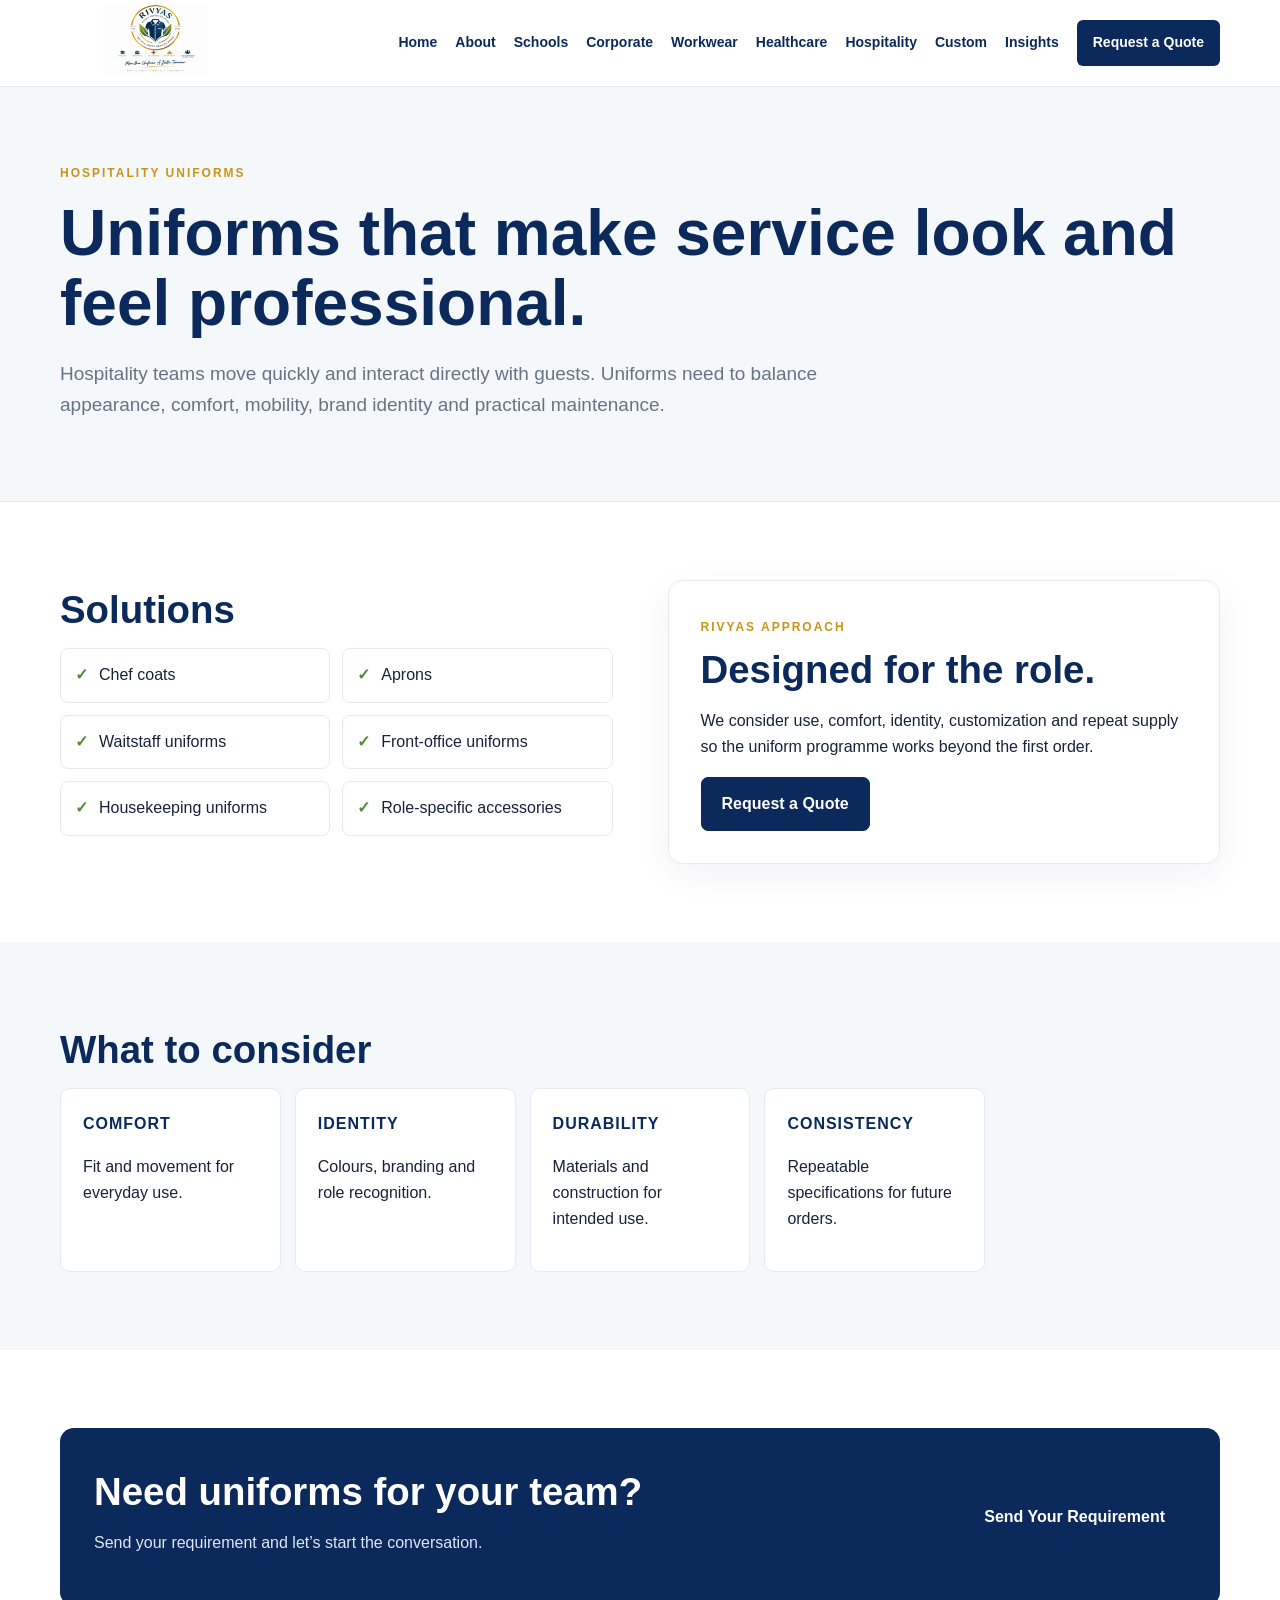
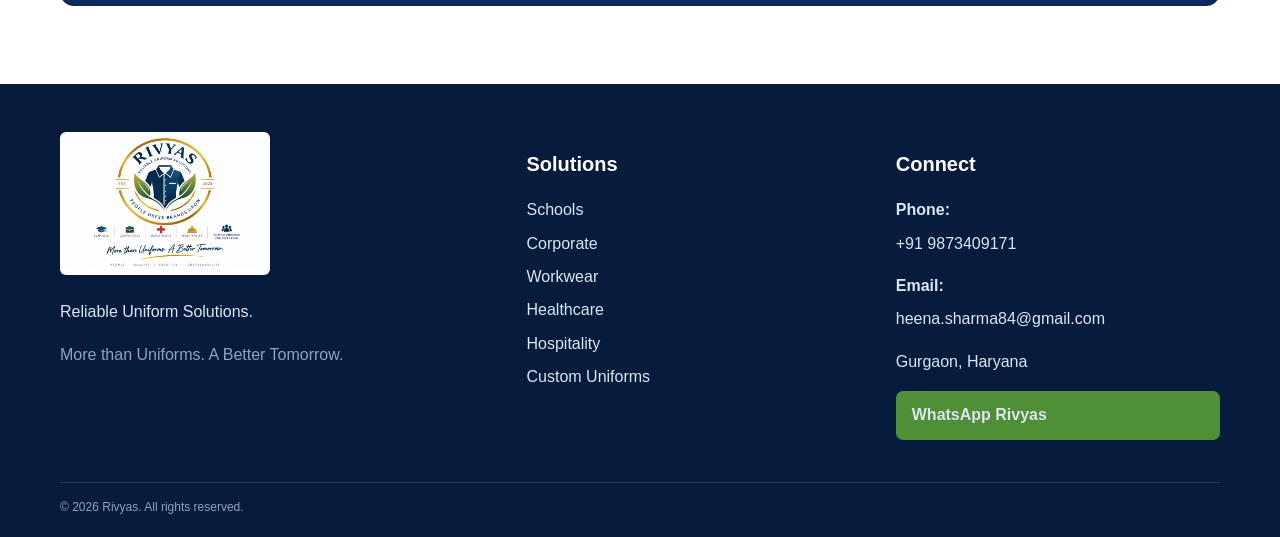
<file: hospitality.html>
<!doctype html>
<html lang="en">
<head>
<meta charset="utf-8">
<meta name="viewport" content="width=device-width, initial-scale=1">
<meta name="theme-color" content="#0b2a5b">
<link rel="icon" href="assets/rivyas-logo.png">
<link rel="stylesheet" href="styles.css">

<title>Hospitality | Rivyas</title>
<meta name="description" content="Reliable uniform solutions for your organisation from Rivyas.">
</head>
<body>

<header class="site-header">
  <div class="container nav-wrap">
    <a class="brand" href="index.html">
      <img src="assets/rivyas-logo.png" alt="Rivyas - Reliable Uniform Solutions">
    </a>
    <button class="menu-toggle" aria-label="Open menu">☰</button>
    <nav class="nav" aria-label="Main navigation">
      <a href="index.html">Home</a>
      <a href="about.html">About</a>
      <a href="school-uniforms.html">Schools</a>
      <a href="corporate-uniforms.html">Corporate</a>
      <a href="workwear.html">Workwear</a>
      <a href="healthcare.html">Healthcare</a>
      <a href="hospitality.html">Hospitality</a>
      <a href="custom-uniforms.html">Custom</a>
      <a href="insights.html">Insights</a>
      <a class="nav-cta" href="contact.html">Request a Quote</a>
    </nav>
  </div>
</header>

<main>

<section class="page-hero"><div class="container"><span class="eyebrow">HOSPITALITY UNIFORMS</span><h1>Uniforms that make service look and feel professional.</h1><p>Hospitality teams move quickly and interact directly with guests. Uniforms need to balance appearance, comfort, mobility, brand identity and practical maintenance.</p></div></section>
<section class="section"><div class="container two-col"><div><h2>Solutions</h2><ul class="check-list"><li>Chef coats</li><li>Aprons</li><li>Waitstaff uniforms</li><li>Front-office uniforms</li><li>Housekeeping uniforms</li><li>Role-specific accessories</li></ul></div><div class="feature-box"><span class="eyebrow">RIVYAS APPROACH</span><h2>Designed for the role.</h2><p>We consider use, comfort, identity, customization and repeat supply so the uniform programme works beyond the first order.</p><a class="btn primary" href="contact.html">Request a Quote</a></div></div></section>
<section class="section alt"><div class="container"><h2>What to consider</h2><div class="values"><div><b>COMFORT</b><p>Fit and movement for everyday use.</p></div><div><b>IDENTITY</b><p>Colours, branding and role recognition.</p></div><div><b>DURABILITY</b><p>Materials and construction for intended use.</p></div><div><b>CONSISTENCY</b><p>Repeatable specifications for future orders.</p></div></div></div></section>
<section class="section"><div class="container quote-banner"><div><h2>Need uniforms for your team?</h2><p>Send your requirement and let’s start the conversation.</p></div><a class="btn primary" href="contact.html">Send Your Requirement</a></div></section>

</main>

<footer class="footer">
  <div class="container footer-grid">
    <div>
      <img class="footer-logo" src="assets/rivyas-logo.png" alt="Rivyas">
      <p>Reliable Uniform Solutions.</p>
      <p class="muted">More than Uniforms. A Better Tomorrow.</p>
    </div>
    <div>
      <h3>Solutions</h3>
      <a href="school-uniforms.html">Schools</a>
      <a href="corporate-uniforms.html">Corporate</a>
      <a href="workwear.html">Workwear</a>
      <a href="healthcare.html">Healthcare</a>
      <a href="hospitality.html">Hospitality</a>
      <a href="custom-uniforms.html">Custom Uniforms</a>
    </div>
    <div>
      <h3>Connect</h3>
      <p><strong>Phone:</strong> <a href="tel:+919873409171">+91 9873409171</a></p>
      <p><strong>Email:</strong> <a href="mailto:heena.sharma84@gmail.com">heena.sharma84@gmail.com</a></p>
      <p>Gurgaon, Haryana</p>
      <a class="whatsapp" href="https://wa.me/919873409171?text=Hi%20Rivyas%2C%20I%20am%20looking%20for%20uniform%20solutions.%20Please%20help%20me%20with%20my%20requirement." target="_blank" rel="noopener">WhatsApp Rivyas</a>
    </div>
  </div>
  <div class="container copyright">© <span id="year"></span> Rivyas. All rights reserved.</div>
</footer>


<script>
document.addEventListener('DOMContentLoaded', () => {
  const toggle = document.querySelector('.menu-toggle');
  const nav = document.querySelector('.nav');
  if (toggle) toggle.addEventListener('click', () => nav.classList.toggle('open'));
  document.querySelectorAll('.nav a').forEach(a => a.addEventListener('click', () => nav.classList.remove('open')));
  const y = document.getElementById('year');
  if (y) y.textContent = new Date().getFullYear();
});
</script>

</body>
</html>
</file>
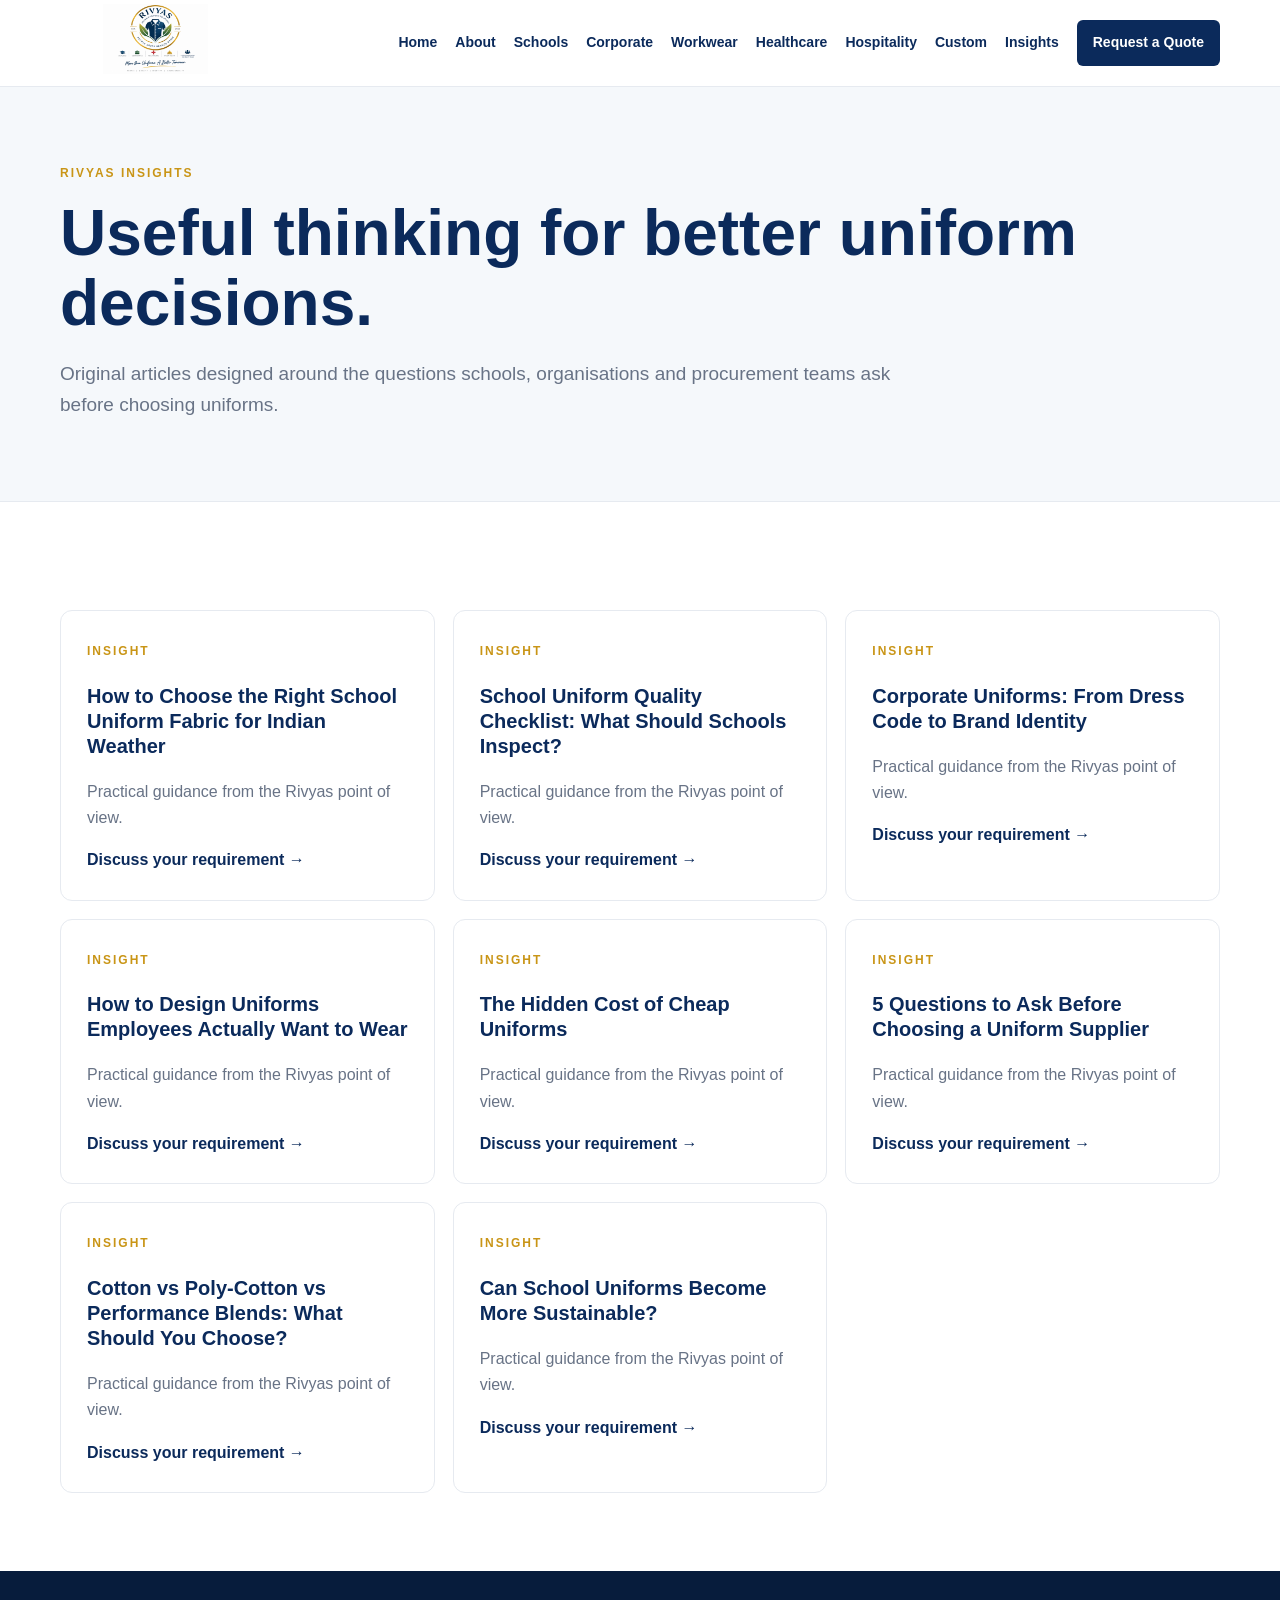
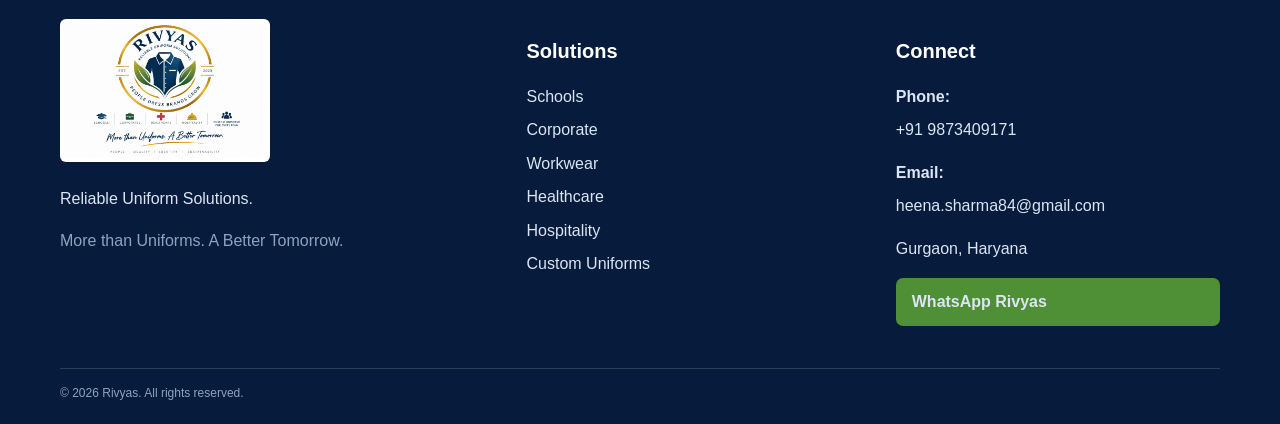
<file: insights.html>
<!doctype html>
<html lang="en">
<head>
<meta charset="utf-8">
<meta name="viewport" content="width=device-width, initial-scale=1">
<meta name="theme-color" content="#0b2a5b">
<link rel="icon" href="assets/rivyas-logo.png">
<link rel="stylesheet" href="styles.css">

<title>Rivyas Insights | Uniform Guides & Ideas</title>
<meta name="description" content="Practical guides on school, corporate, workwear, healthcare and hospitality uniforms.">
</head>
<body>

<header class="site-header">
  <div class="container nav-wrap">
    <a class="brand" href="index.html">
      <img src="assets/rivyas-logo.png" alt="Rivyas - Reliable Uniform Solutions">
    </a>
    <button class="menu-toggle" aria-label="Open menu">☰</button>
    <nav class="nav" aria-label="Main navigation">
      <a href="index.html">Home</a>
      <a href="about.html">About</a>
      <a href="school-uniforms.html">Schools</a>
      <a href="corporate-uniforms.html">Corporate</a>
      <a href="workwear.html">Workwear</a>
      <a href="healthcare.html">Healthcare</a>
      <a href="hospitality.html">Hospitality</a>
      <a href="custom-uniforms.html">Custom</a>
      <a href="insights.html">Insights</a>
      <a class="nav-cta" href="contact.html">Request a Quote</a>
    </nav>
  </div>
</header>

<main>

<section class="page-hero"><div class="container"><span class="eyebrow">RIVYAS INSIGHTS</span><h1>Useful thinking for better uniform decisions.</h1><p>Original articles designed around the questions schools, organisations and procurement teams ask before choosing uniforms.</p></div></section>
<section class="section"><div class="container cards">
<article class="card"><span class="eyebrow">INSIGHT</span><h3>How to Choose the Right School Uniform Fabric for Indian Weather</h3><p>Practical guidance from the Rivyas point of view.</p><a href="contact.html">Discuss your requirement →</a></article><article class="card"><span class="eyebrow">INSIGHT</span><h3>School Uniform Quality Checklist: What Should Schools Inspect?</h3><p>Practical guidance from the Rivyas point of view.</p><a href="contact.html">Discuss your requirement →</a></article><article class="card"><span class="eyebrow">INSIGHT</span><h3>Corporate Uniforms: From Dress Code to Brand Identity</h3><p>Practical guidance from the Rivyas point of view.</p><a href="contact.html">Discuss your requirement →</a></article><article class="card"><span class="eyebrow">INSIGHT</span><h3>How to Design Uniforms Employees Actually Want to Wear</h3><p>Practical guidance from the Rivyas point of view.</p><a href="contact.html">Discuss your requirement →</a></article><article class="card"><span class="eyebrow">INSIGHT</span><h3>The Hidden Cost of Cheap Uniforms</h3><p>Practical guidance from the Rivyas point of view.</p><a href="contact.html">Discuss your requirement →</a></article><article class="card"><span class="eyebrow">INSIGHT</span><h3>5 Questions to Ask Before Choosing a Uniform Supplier</h3><p>Practical guidance from the Rivyas point of view.</p><a href="contact.html">Discuss your requirement →</a></article><article class="card"><span class="eyebrow">INSIGHT</span><h3>Cotton vs Poly-Cotton vs Performance Blends: What Should You Choose?</h3><p>Practical guidance from the Rivyas point of view.</p><a href="contact.html">Discuss your requirement →</a></article><article class="card"><span class="eyebrow">INSIGHT</span><h3>Can School Uniforms Become More Sustainable?</h3><p>Practical guidance from the Rivyas point of view.</p><a href="contact.html">Discuss your requirement →</a></article>
</div></section>

</main>

<footer class="footer">
  <div class="container footer-grid">
    <div>
      <img class="footer-logo" src="assets/rivyas-logo.png" alt="Rivyas">
      <p>Reliable Uniform Solutions.</p>
      <p class="muted">More than Uniforms. A Better Tomorrow.</p>
    </div>
    <div>
      <h3>Solutions</h3>
      <a href="school-uniforms.html">Schools</a>
      <a href="corporate-uniforms.html">Corporate</a>
      <a href="workwear.html">Workwear</a>
      <a href="healthcare.html">Healthcare</a>
      <a href="hospitality.html">Hospitality</a>
      <a href="custom-uniforms.html">Custom Uniforms</a>
    </div>
    <div>
      <h3>Connect</h3>
      <p><strong>Phone:</strong> <a href="tel:+919873409171">+91 9873409171</a></p>
      <p><strong>Email:</strong> <a href="mailto:heena.sharma84@gmail.com">heena.sharma84@gmail.com</a></p>
      <p>Gurgaon, Haryana</p>
      <a class="whatsapp" href="https://wa.me/919873409171?text=Hi%20Rivyas%2C%20I%20am%20looking%20for%20uniform%20solutions.%20Please%20help%20me%20with%20my%20requirement." target="_blank" rel="noopener">WhatsApp Rivyas</a>
    </div>
  </div>
  <div class="container copyright">© <span id="year"></span> Rivyas. All rights reserved.</div>
</footer>


<script>
document.addEventListener('DOMContentLoaded', () => {
  const toggle = document.querySelector('.menu-toggle');
  const nav = document.querySelector('.nav');
  if (toggle) toggle.addEventListener('click', () => nav.classList.toggle('open'));
  document.querySelectorAll('.nav a').forEach(a => a.addEventListener('click', () => nav.classList.remove('open')));
  const y = document.getElementById('year');
  if (y) y.textContent = new Date().getFullYear();
});
</script>

</body>
</html>
</file>
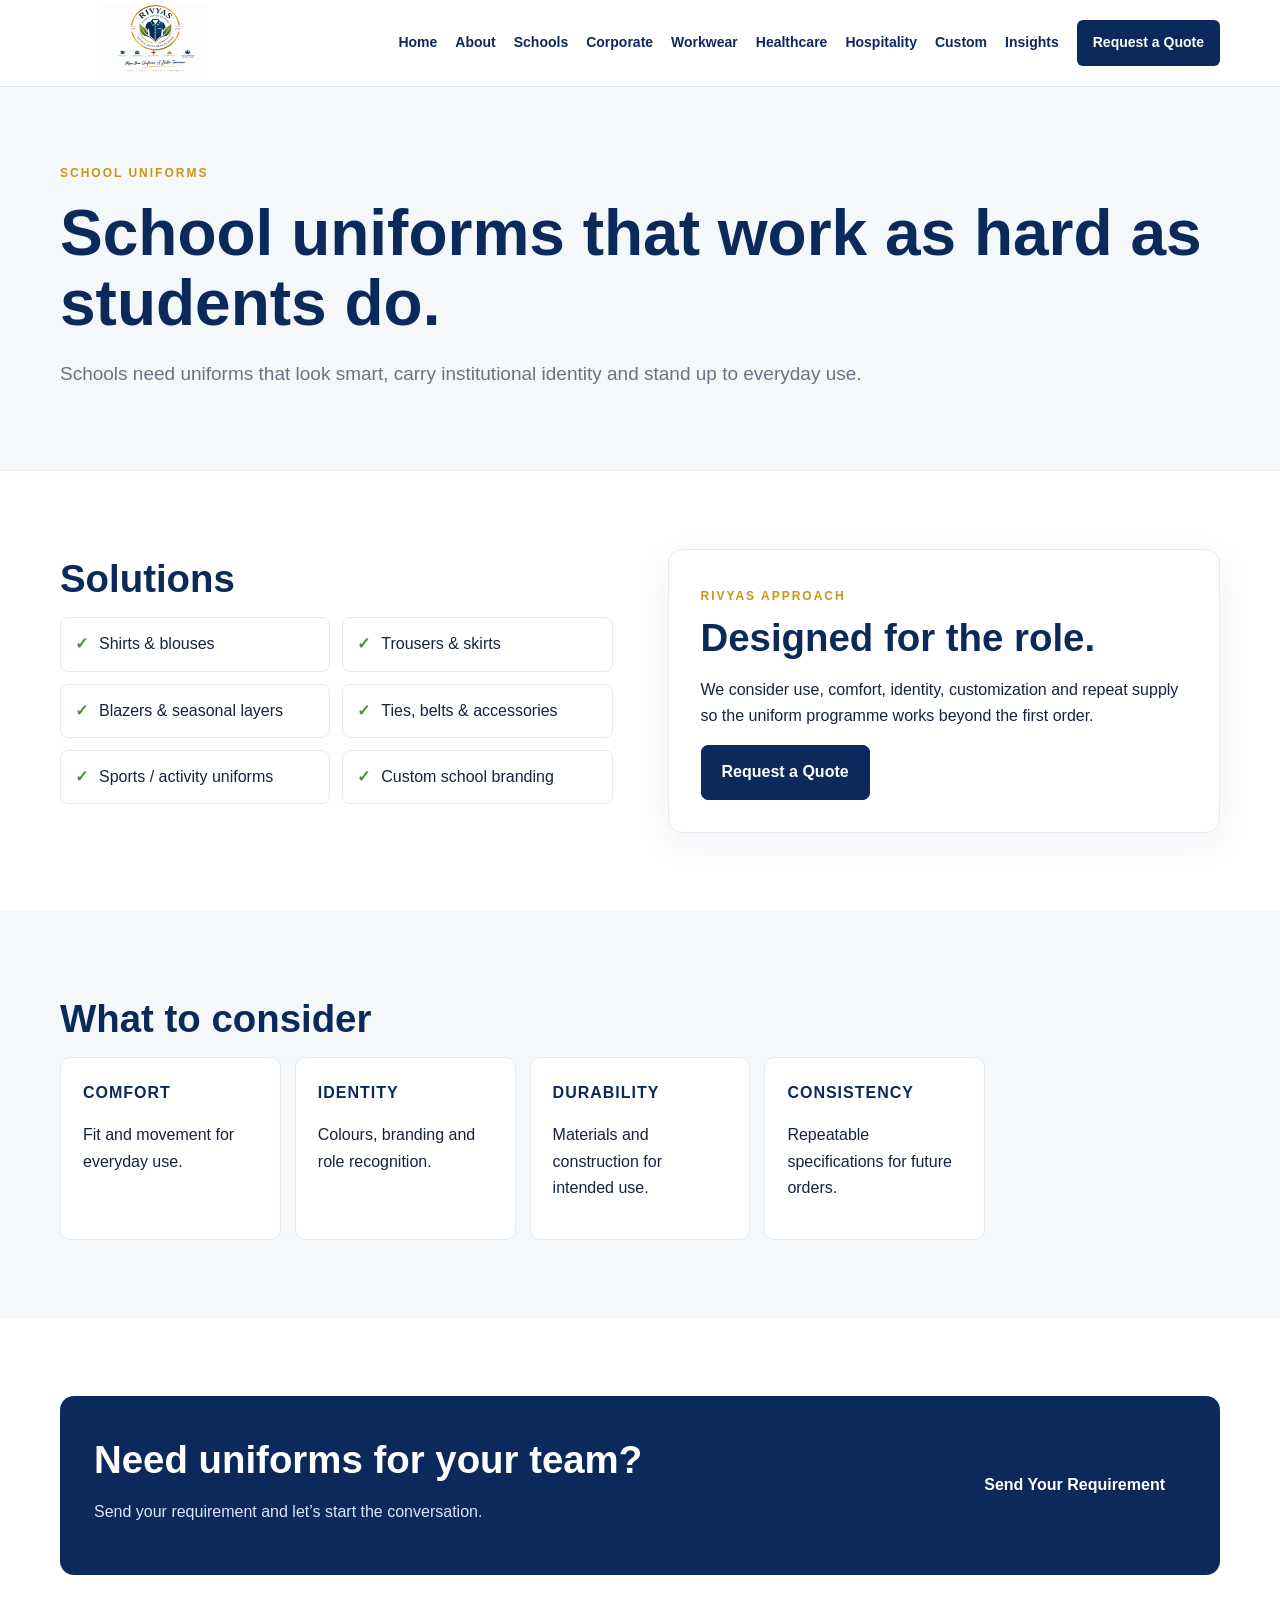
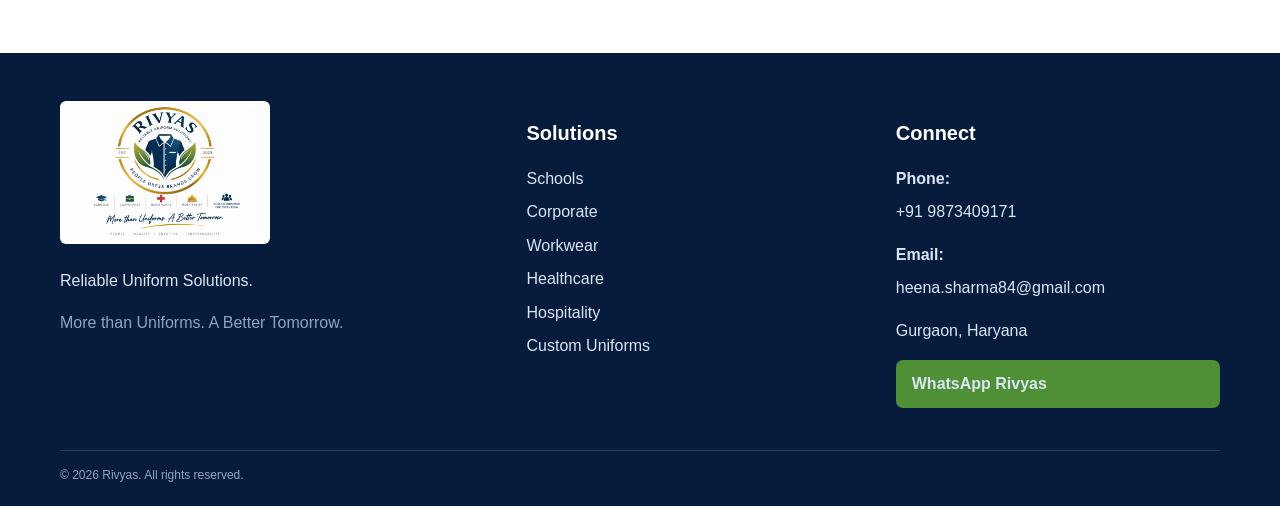
<file: school-uniforms.html>
<!doctype html>
<html lang="en">
<head>
<meta charset="utf-8">
<meta name="viewport" content="width=device-width, initial-scale=1">
<meta name="theme-color" content="#0b2a5b">
<link rel="icon" href="assets/rivyas-logo.png">
<link rel="stylesheet" href="styles.css">

<title>School Uniforms | Rivyas</title>
<meta name="description" content="Reliable uniform solutions for your organisation from Rivyas.">
</head>
<body>

<header class="site-header">
  <div class="container nav-wrap">
    <a class="brand" href="index.html">
      <img src="assets/rivyas-logo.png" alt="Rivyas - Reliable Uniform Solutions">
    </a>
    <button class="menu-toggle" aria-label="Open menu">☰</button>
    <nav class="nav" aria-label="Main navigation">
      <a href="index.html">Home</a>
      <a href="about.html">About</a>
      <a href="school-uniforms.html">Schools</a>
      <a href="corporate-uniforms.html">Corporate</a>
      <a href="workwear.html">Workwear</a>
      <a href="healthcare.html">Healthcare</a>
      <a href="hospitality.html">Hospitality</a>
      <a href="custom-uniforms.html">Custom</a>
      <a href="insights.html">Insights</a>
      <a class="nav-cta" href="contact.html">Request a Quote</a>
    </nav>
  </div>
</header>

<main>

<section class="page-hero"><div class="container"><span class="eyebrow">SCHOOL UNIFORMS</span><h1>School uniforms that work as hard as students do.</h1><p>Schools need uniforms that look smart, carry institutional identity and stand up to everyday use.</p></div></section>
<section class="section"><div class="container two-col"><div><h2>Solutions</h2><ul class="check-list"><li>Shirts & blouses</li><li>Trousers & skirts</li><li>Blazers & seasonal layers</li><li>Ties, belts & accessories</li><li>Sports / activity uniforms</li><li>Custom school branding</li></ul></div><div class="feature-box"><span class="eyebrow">RIVYAS APPROACH</span><h2>Designed for the role.</h2><p>We consider use, comfort, identity, customization and repeat supply so the uniform programme works beyond the first order.</p><a class="btn primary" href="contact.html">Request a Quote</a></div></div></section>
<section class="section alt"><div class="container"><h2>What to consider</h2><div class="values"><div><b>COMFORT</b><p>Fit and movement for everyday use.</p></div><div><b>IDENTITY</b><p>Colours, branding and role recognition.</p></div><div><b>DURABILITY</b><p>Materials and construction for intended use.</p></div><div><b>CONSISTENCY</b><p>Repeatable specifications for future orders.</p></div></div></div></section>
<section class="section"><div class="container quote-banner"><div><h2>Need uniforms for your team?</h2><p>Send your requirement and let’s start the conversation.</p></div><a class="btn primary" href="contact.html">Send Your Requirement</a></div></section>

</main>

<footer class="footer">
  <div class="container footer-grid">
    <div>
      <img class="footer-logo" src="assets/rivyas-logo.png" alt="Rivyas">
      <p>Reliable Uniform Solutions.</p>
      <p class="muted">More than Uniforms. A Better Tomorrow.</p>
    </div>
    <div>
      <h3>Solutions</h3>
      <a href="school-uniforms.html">Schools</a>
      <a href="corporate-uniforms.html">Corporate</a>
      <a href="workwear.html">Workwear</a>
      <a href="healthcare.html">Healthcare</a>
      <a href="hospitality.html">Hospitality</a>
      <a href="custom-uniforms.html">Custom Uniforms</a>
    </div>
    <div>
      <h3>Connect</h3>
      <p><strong>Phone:</strong> <a href="tel:+919873409171">+91 9873409171</a></p>
      <p><strong>Email:</strong> <a href="mailto:heena.sharma84@gmail.com">heena.sharma84@gmail.com</a></p>
      <p>Gurgaon, Haryana</p>
      <a class="whatsapp" href="https://wa.me/919873409171?text=Hi%20Rivyas%2C%20I%20am%20looking%20for%20uniform%20solutions.%20Please%20help%20me%20with%20my%20requirement." target="_blank" rel="noopener">WhatsApp Rivyas</a>
    </div>
  </div>
  <div class="container copyright">© <span id="year"></span> Rivyas. All rights reserved.</div>
</footer>


<script>
document.addEventListener('DOMContentLoaded', () => {
  const toggle = document.querySelector('.menu-toggle');
  const nav = document.querySelector('.nav');
  if (toggle) toggle.addEventListener('click', () => nav.classList.toggle('open'));
  document.querySelectorAll('.nav a').forEach(a => a.addEventListener('click', () => nav.classList.remove('open')));
  const y = document.getElementById('year');
  if (y) y.textContent = new Date().getFullYear();
});
</script>

</body>
</html>
</file>
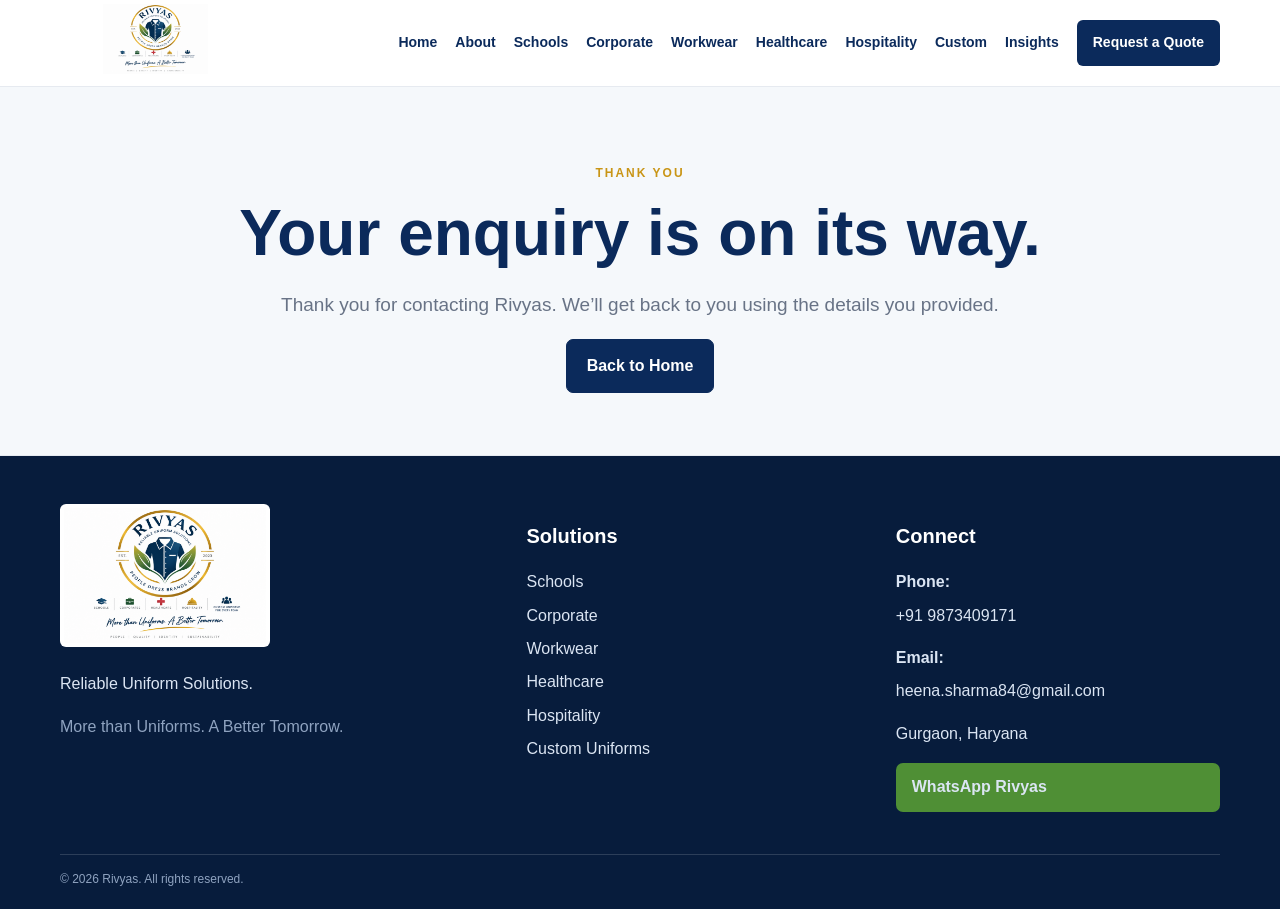
<file: thank-you.html>
<!doctype html>
<html lang="en">
<head>
<meta charset="utf-8">
<meta name="viewport" content="width=device-width, initial-scale=1">
<meta name="theme-color" content="#0b2a5b">
<link rel="icon" href="assets/rivyas-logo.png">
<link rel="stylesheet" href="styles.css">

<title>Thank You | Rivyas</title>
<meta name="description" content="Thank you for contacting Rivyas.">
</head>
<body>

<header class="site-header">
  <div class="container nav-wrap">
    <a class="brand" href="index.html">
      <img src="assets/rivyas-logo.png" alt="Rivyas - Reliable Uniform Solutions">
    </a>
    <button class="menu-toggle" aria-label="Open menu">☰</button>
    <nav class="nav" aria-label="Main navigation">
      <a href="index.html">Home</a>
      <a href="about.html">About</a>
      <a href="school-uniforms.html">Schools</a>
      <a href="corporate-uniforms.html">Corporate</a>
      <a href="workwear.html">Workwear</a>
      <a href="healthcare.html">Healthcare</a>
      <a href="hospitality.html">Hospitality</a>
      <a href="custom-uniforms.html">Custom</a>
      <a href="insights.html">Insights</a>
      <a class="nav-cta" href="contact.html">Request a Quote</a>
    </nav>
  </div>
</header>

<main>
<section class="page-hero centered"><div class="container"><span class="eyebrow">THANK YOU</span><h1>Your enquiry is on its way.</h1><p>Thank you for contacting Rivyas. We’ll get back to you using the details you provided.</p><a class="btn primary" href="index.html">Back to Home</a></div></section>
</main>

<footer class="footer">
  <div class="container footer-grid">
    <div>
      <img class="footer-logo" src="assets/rivyas-logo.png" alt="Rivyas">
      <p>Reliable Uniform Solutions.</p>
      <p class="muted">More than Uniforms. A Better Tomorrow.</p>
    </div>
    <div>
      <h3>Solutions</h3>
      <a href="school-uniforms.html">Schools</a>
      <a href="corporate-uniforms.html">Corporate</a>
      <a href="workwear.html">Workwear</a>
      <a href="healthcare.html">Healthcare</a>
      <a href="hospitality.html">Hospitality</a>
      <a href="custom-uniforms.html">Custom Uniforms</a>
    </div>
    <div>
      <h3>Connect</h3>
      <p><strong>Phone:</strong> <a href="tel:+919873409171">+91 9873409171</a></p>
      <p><strong>Email:</strong> <a href="mailto:heena.sharma84@gmail.com">heena.sharma84@gmail.com</a></p>
      <p>Gurgaon, Haryana</p>
      <a class="whatsapp" href="https://wa.me/919873409171?text=Hi%20Rivyas%2C%20I%20am%20looking%20for%20uniform%20solutions.%20Please%20help%20me%20with%20my%20requirement." target="_blank" rel="noopener">WhatsApp Rivyas</a>
    </div>
  </div>
  <div class="container copyright">© <span id="year"></span> Rivyas. All rights reserved.</div>
</footer>


<script>
document.addEventListener('DOMContentLoaded', () => {
  const toggle = document.querySelector('.menu-toggle');
  const nav = document.querySelector('.nav');
  if (toggle) toggle.addEventListener('click', () => nav.classList.toggle('open'));
  document.querySelectorAll('.nav a').forEach(a => a.addEventListener('click', () => nav.classList.remove('open')));
  const y = document.getElementById('year');
  if (y) y.textContent = new Date().getFullYear();
});
</script>

</body>
</html>
</file>
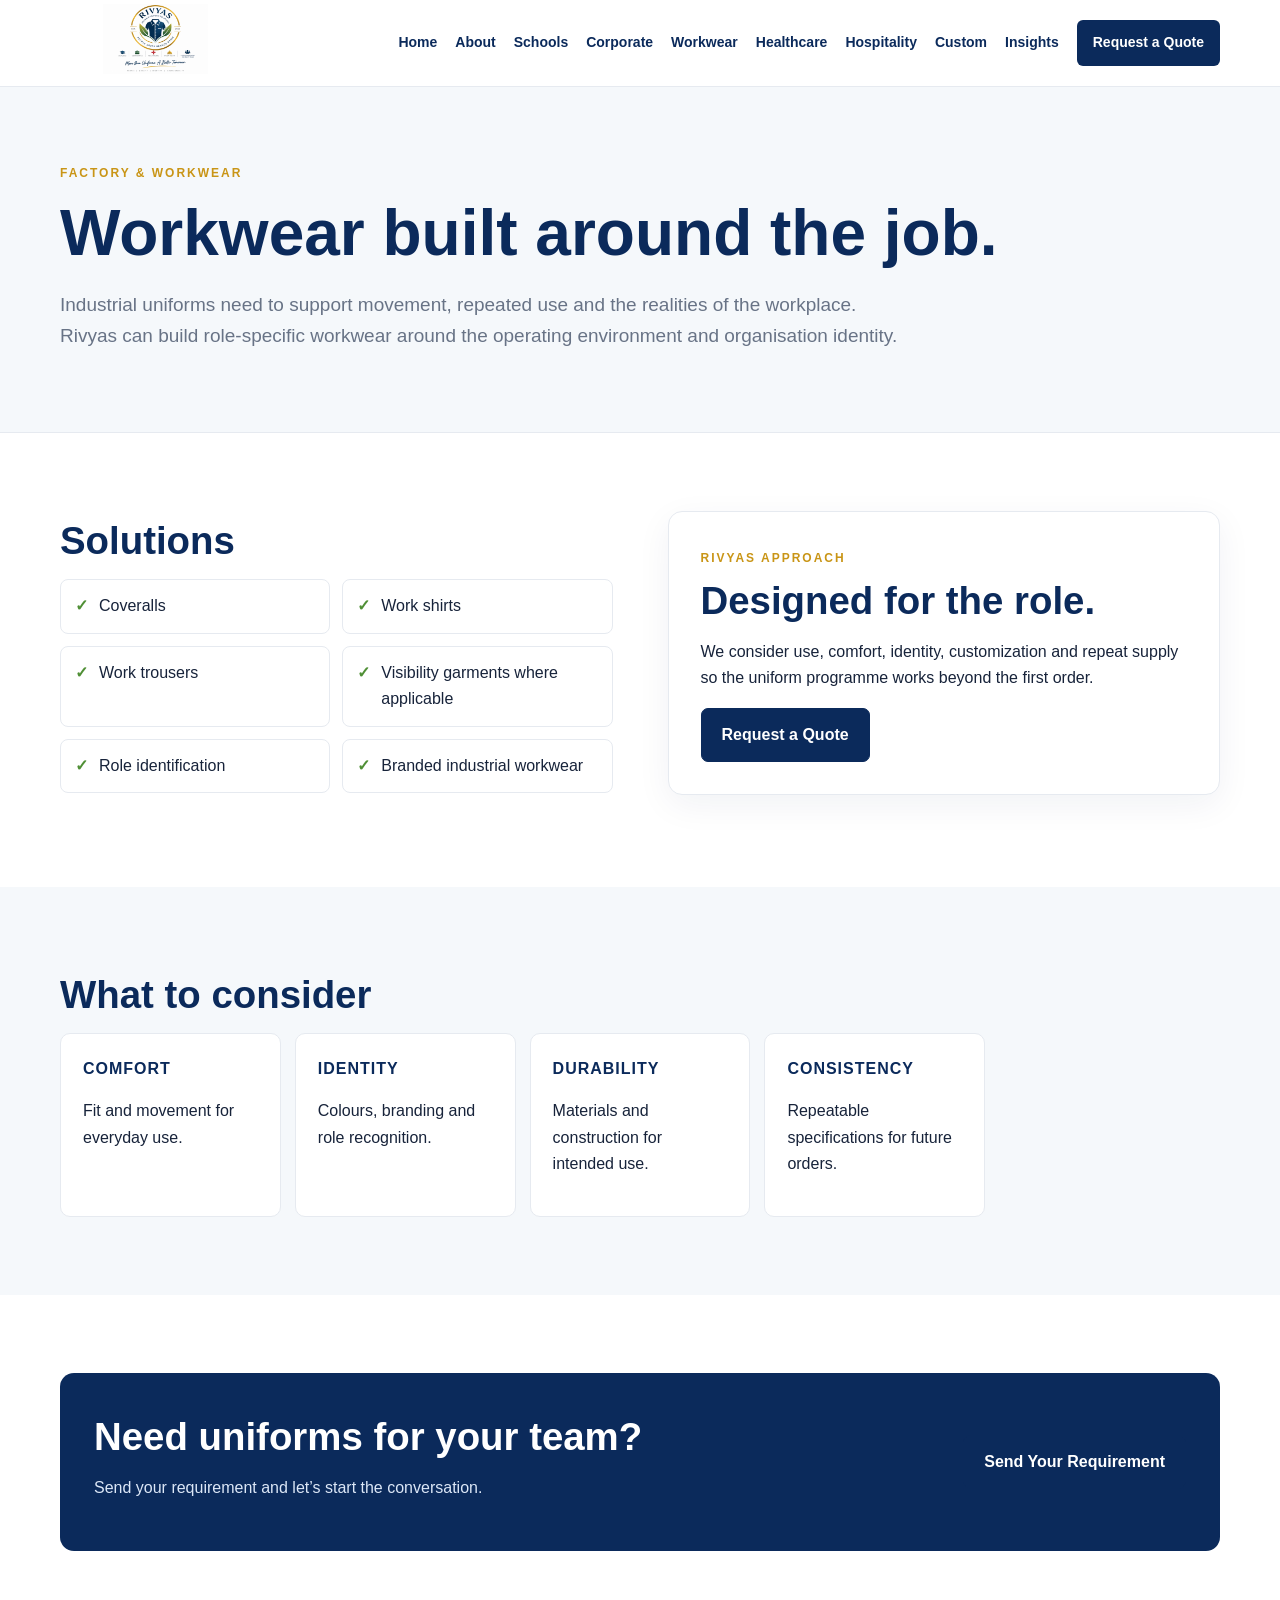
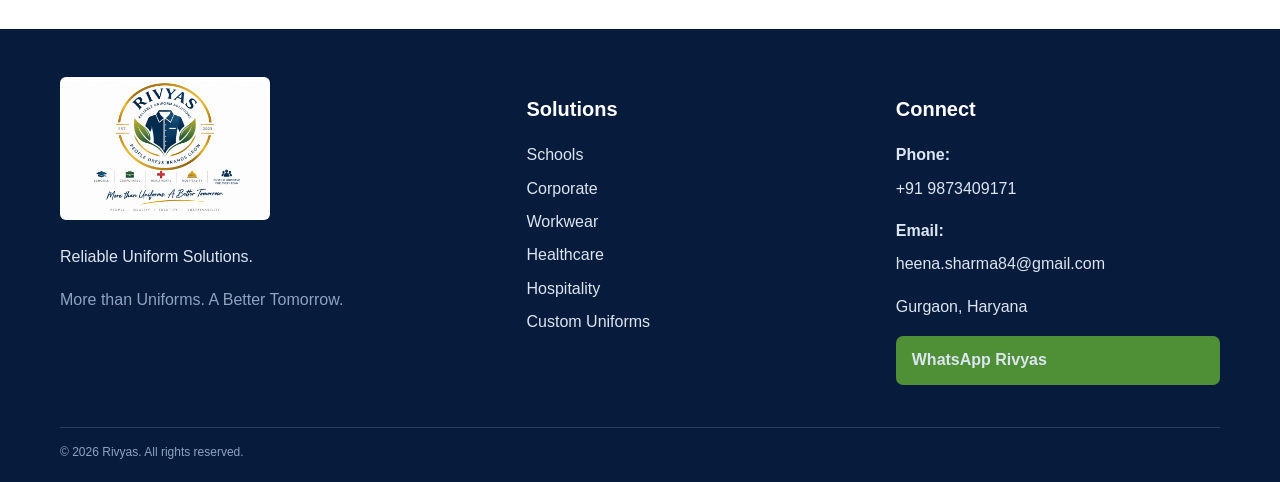
<file: workwear.html>
<!doctype html>
<html lang="en">
<head>
<meta charset="utf-8">
<meta name="viewport" content="width=device-width, initial-scale=1">
<meta name="theme-color" content="#0b2a5b">
<link rel="icon" href="assets/rivyas-logo.png">
<link rel="stylesheet" href="styles.css">

<title>Workwear | Rivyas</title>
<meta name="description" content="Reliable uniform solutions for your organisation from Rivyas.">
</head>
<body>

<header class="site-header">
  <div class="container nav-wrap">
    <a class="brand" href="index.html">
      <img src="assets/rivyas-logo.png" alt="Rivyas - Reliable Uniform Solutions">
    </a>
    <button class="menu-toggle" aria-label="Open menu">☰</button>
    <nav class="nav" aria-label="Main navigation">
      <a href="index.html">Home</a>
      <a href="about.html">About</a>
      <a href="school-uniforms.html">Schools</a>
      <a href="corporate-uniforms.html">Corporate</a>
      <a href="workwear.html">Workwear</a>
      <a href="healthcare.html">Healthcare</a>
      <a href="hospitality.html">Hospitality</a>
      <a href="custom-uniforms.html">Custom</a>
      <a href="insights.html">Insights</a>
      <a class="nav-cta" href="contact.html">Request a Quote</a>
    </nav>
  </div>
</header>

<main>

<section class="page-hero"><div class="container"><span class="eyebrow">FACTORY & WORKWEAR</span><h1>Workwear built around the job.</h1><p>Industrial uniforms need to support movement, repeated use and the realities of the workplace. Rivyas can build role-specific workwear around the operating environment and organisation identity.</p></div></section>
<section class="section"><div class="container two-col"><div><h2>Solutions</h2><ul class="check-list"><li>Coveralls</li><li>Work shirts</li><li>Work trousers</li><li>Visibility garments where applicable</li><li>Role identification</li><li>Branded industrial workwear</li></ul></div><div class="feature-box"><span class="eyebrow">RIVYAS APPROACH</span><h2>Designed for the role.</h2><p>We consider use, comfort, identity, customization and repeat supply so the uniform programme works beyond the first order.</p><a class="btn primary" href="contact.html">Request a Quote</a></div></div></section>
<section class="section alt"><div class="container"><h2>What to consider</h2><div class="values"><div><b>COMFORT</b><p>Fit and movement for everyday use.</p></div><div><b>IDENTITY</b><p>Colours, branding and role recognition.</p></div><div><b>DURABILITY</b><p>Materials and construction for intended use.</p></div><div><b>CONSISTENCY</b><p>Repeatable specifications for future orders.</p></div></div></div></section>
<section class="section"><div class="container quote-banner"><div><h2>Need uniforms for your team?</h2><p>Send your requirement and let’s start the conversation.</p></div><a class="btn primary" href="contact.html">Send Your Requirement</a></div></section>

</main>

<footer class="footer">
  <div class="container footer-grid">
    <div>
      <img class="footer-logo" src="assets/rivyas-logo.png" alt="Rivyas">
      <p>Reliable Uniform Solutions.</p>
      <p class="muted">More than Uniforms. A Better Tomorrow.</p>
    </div>
    <div>
      <h3>Solutions</h3>
      <a href="school-uniforms.html">Schools</a>
      <a href="corporate-uniforms.html">Corporate</a>
      <a href="workwear.html">Workwear</a>
      <a href="healthcare.html">Healthcare</a>
      <a href="hospitality.html">Hospitality</a>
      <a href="custom-uniforms.html">Custom Uniforms</a>
    </div>
    <div>
      <h3>Connect</h3>
      <p><strong>Phone:</strong> <a href="tel:+919873409171">+91 9873409171</a></p>
      <p><strong>Email:</strong> <a href="mailto:heena.sharma84@gmail.com">heena.sharma84@gmail.com</a></p>
      <p>Gurgaon, Haryana</p>
      <a class="whatsapp" href="https://wa.me/919873409171?text=Hi%20Rivyas%2C%20I%20am%20looking%20for%20uniform%20solutions.%20Please%20help%20me%20with%20my%20requirement." target="_blank" rel="noopener">WhatsApp Rivyas</a>
    </div>
  </div>
  <div class="container copyright">© <span id="year"></span> Rivyas. All rights reserved.</div>
</footer>


<script>
document.addEventListener('DOMContentLoaded', () => {
  const toggle = document.querySelector('.menu-toggle');
  const nav = document.querySelector('.nav');
  if (toggle) toggle.addEventListener('click', () => nav.classList.toggle('open'));
  document.querySelectorAll('.nav a').forEach(a => a.addEventListener('click', () => nav.classList.remove('open')));
  const y = document.getElementById('year');
  if (y) y.textContent = new Date().getFullYear();
});
</script>

</body>
</html>
</file>
<file: styles.css>
:root{--navy:#0b2a5b;--navy2:#123b76;--gold:#c99516;--green:#4f8f35;--ink:#17233a;--muted:#687386;--line:#e6eaf0;--bg:#fff;--soft:#f5f8fb}
*{box-sizing:border-box}html{scroll-behavior:smooth}body{margin:0;font-family:Inter,Arial,sans-serif;color:var(--ink);background:var(--bg);line-height:1.65}a{color:var(--navy);text-decoration:none}a:hover{opacity:.82}.container{width:min(1160px,92%);margin:auto}
.site-header{position:sticky;top:0;z-index:20;background:rgba(255,255,255,.96);backdrop-filter:blur(10px);border-bottom:1px solid var(--line)}.nav-wrap{min-height:86px;display:flex;align-items:center;justify-content:space-between;gap:24px}.brand img{width:190px;max-height:70px;object-fit:contain}.nav{display:flex;align-items:center;gap:18px;font-size:14px;font-weight:650}.nav a{white-space:nowrap}.nav-cta{background:var(--navy);color:white!important;padding:11px 16px;border-radius:6px}.menu-toggle{display:none;border:0;background:none;font-size:26px;color:var(--navy)}
.hero{padding:78px 0 72px;background:linear-gradient(135deg,#f8fbff 0%,#fff 55%,#f8fbf4 100%);border-bottom:1px solid var(--line)}.hero-grid{display:grid;grid-template-columns:1.15fr .85fr;gap:64px;align-items:center}.eyebrow{font-size:12px;letter-spacing:2px;font-weight:800;color:var(--gold)}h1{font-size:clamp(38px,5vw,64px);line-height:1.08;margin:14px 0 20px;color:var(--navy)}h2{font-size:clamp(28px,3vw,42px);line-height:1.15;color:var(--navy);margin:8px 0 16px}h3{font-size:20px;line-height:1.25;color:var(--navy)}.lead{font-size:19px;color:#47556c;max-width:720px}.actions{display:flex;gap:12px;flex-wrap:wrap;margin:28px 0}.btn{display:inline-block;padding:13px 20px;border-radius:7px;font-weight:750;border:1px solid var(--navy);transition:.2s}.primary{background:var(--navy);color:#fff}.secondary{background:#fff;color:var(--navy)}.signature{font-style:italic;color:var(--green);font-weight:700}.hero-card{background:#fff;border:1px solid var(--line);border-radius:18px;padding:30px;box-shadow:0 18px 50px rgba(11,42,91,.10)}.hero-card img{width:100%;height:auto}.hero-values{display:flex;gap:8px;flex-wrap:wrap;justify-content:center;margin-top:18px}.hero-values span{font-size:10px;letter-spacing:1px;font-weight:800;color:var(--navy);padding:7px 9px;background:var(--soft);border-radius:30px}
.section{padding:78px 0}.alt{background:var(--soft)}.section-intro{max-width:850px;color:var(--muted);font-size:18px}.cards{display:grid;grid-template-columns:repeat(3,1fr);gap:18px;margin-top:30px}.card{border:1px solid var(--line);border-radius:12px;padding:26px;background:#fff;transition:.2s}.card:hover{transform:translateY(-3px);box-shadow:0 12px 35px rgba(11,42,91,.08)}.icon{font-size:13px;font-weight:900;color:var(--gold);letter-spacing:1px}.card p{color:var(--muted)}.card a{font-weight:800}.two-col{display:grid;grid-template-columns:1fr 1fr;gap:55px;align-items:start}.steps{display:grid;grid-template-columns:1fr 1fr;gap:12px}.steps div{display:flex;gap:14px;align-items:center;padding:15px;border:1px solid var(--line);border-radius:8px;background:#fff}.steps b{color:var(--gold)}.quote-banner{display:flex;align-items:center;justify-content:space-between;gap:30px;padding:34px;border-radius:14px;background:var(--navy);color:#fff}.quote-banner h2,.quote-banner .eyebrow{color:#fff}.quote-banner p{color:#dce7f7}
.page-hero{padding:72px 0 62px;background:var(--soft);border-bottom:1px solid var(--line)}.page-hero p{max-width:850px;font-size:19px;color:var(--muted)}.feature-box{padding:32px;border-radius:14px;background:#fff;border:1px solid var(--line);box-shadow:0 10px 35px rgba(11,42,91,.06)}.check-list{padding:0;list-style:none;display:grid;grid-template-columns:1fr 1fr;gap:12px}.check-list li{padding:13px 14px 13px 38px;border:1px solid var(--line);border-radius:8px;position:relative;background:#fff}.check-list li:before{content:"✓";position:absolute;left:14px;color:var(--green);font-weight:900}.values{display:grid;grid-template-columns:repeat(5,1fr);gap:14px}.values>div{padding:22px;border:1px solid var(--line);background:#fff;border-radius:10px}.values b{color:var(--navy);letter-spacing:1px}.process-large{display:grid;grid-template-columns:repeat(3,1fr);gap:16px}.process-large>div{padding:24px;border:1px solid var(--line);border-radius:10px}.process-large b{color:var(--gold);font-size:18px}
.contact-grid{display:grid;grid-template-columns:1.2fr .8fr;gap:45px}.rfq{display:grid;grid-template-columns:1fr 1fr;gap:16px}.rfq label{font-weight:700;color:var(--navy)}.rfq input,.rfq select,.rfq textarea{width:100%;margin-top:7px;border:1px solid #ccd4df;border-radius:7px;padding:13px;font:inherit}.rfq .full{grid-column:1/-1}.contact-card{padding:30px;border:1px solid var(--line);border-radius:14px;background:var(--soft)}.contact-card img{width:250px;max-width:100%}.whatsapp{display:inline-block;margin-top:10px;padding:11px 16px;background:var(--green);color:#fff;border-radius:7px;font-weight:800}.centered{text-align:center}.centered p{margin-left:auto;margin-right:auto}
.footer{background:#071c3c;color:#dbe5f3;padding:48px 0 20px}.footer-grid{display:grid;grid-template-columns:1.3fr 1fr 1fr;gap:45px}.footer a{display:block;color:#dbe5f3;margin:7px 0}.footer h3{color:#fff}.footer-logo{width:210px;background:#fff;border-radius:6px;padding:4px}.muted{color:#8fa3c0}.copyright{border-top:1px solid rgba(255,255,255,.15);margin-top:35px;padding-top:15px;font-size:12px;color:#8fa3c0}
@media(max-width:1000px){.nav{gap:11px;font-size:12px}.brand img{width:230px}.hero-grid,.two-col,.contact-grid{grid-template-columns:1fr}.cards{grid-template-columns:1fr 1fr}.values{grid-template-columns:1fr 1fr 1fr}}
@media(max-width:760px){.menu-toggle{display:block}.nav{display:none;position:absolute;left:4%;right:4%;top:80px;background:#fff;border:1px solid var(--line);border-radius:10px;padding:16px;flex-direction:column;align-items:stretch;box-shadow:0 15px 35px rgba(0,0,0,.12)}.nav.open{display:flex}.nav-cta{text-align:center}.hero{padding:55px 0}.cards,.process-large{grid-template-columns:1fr}.values{grid-template-columns:1fr 1fr}.check-list,.rfq{grid-template-columns:1fr}.rfq .full{grid-column:auto}.quote-banner{flex-direction:column;align-items:flex-start}.footer-grid{grid-template-columns:1fr}.brand img{width:145px}}
</file>
